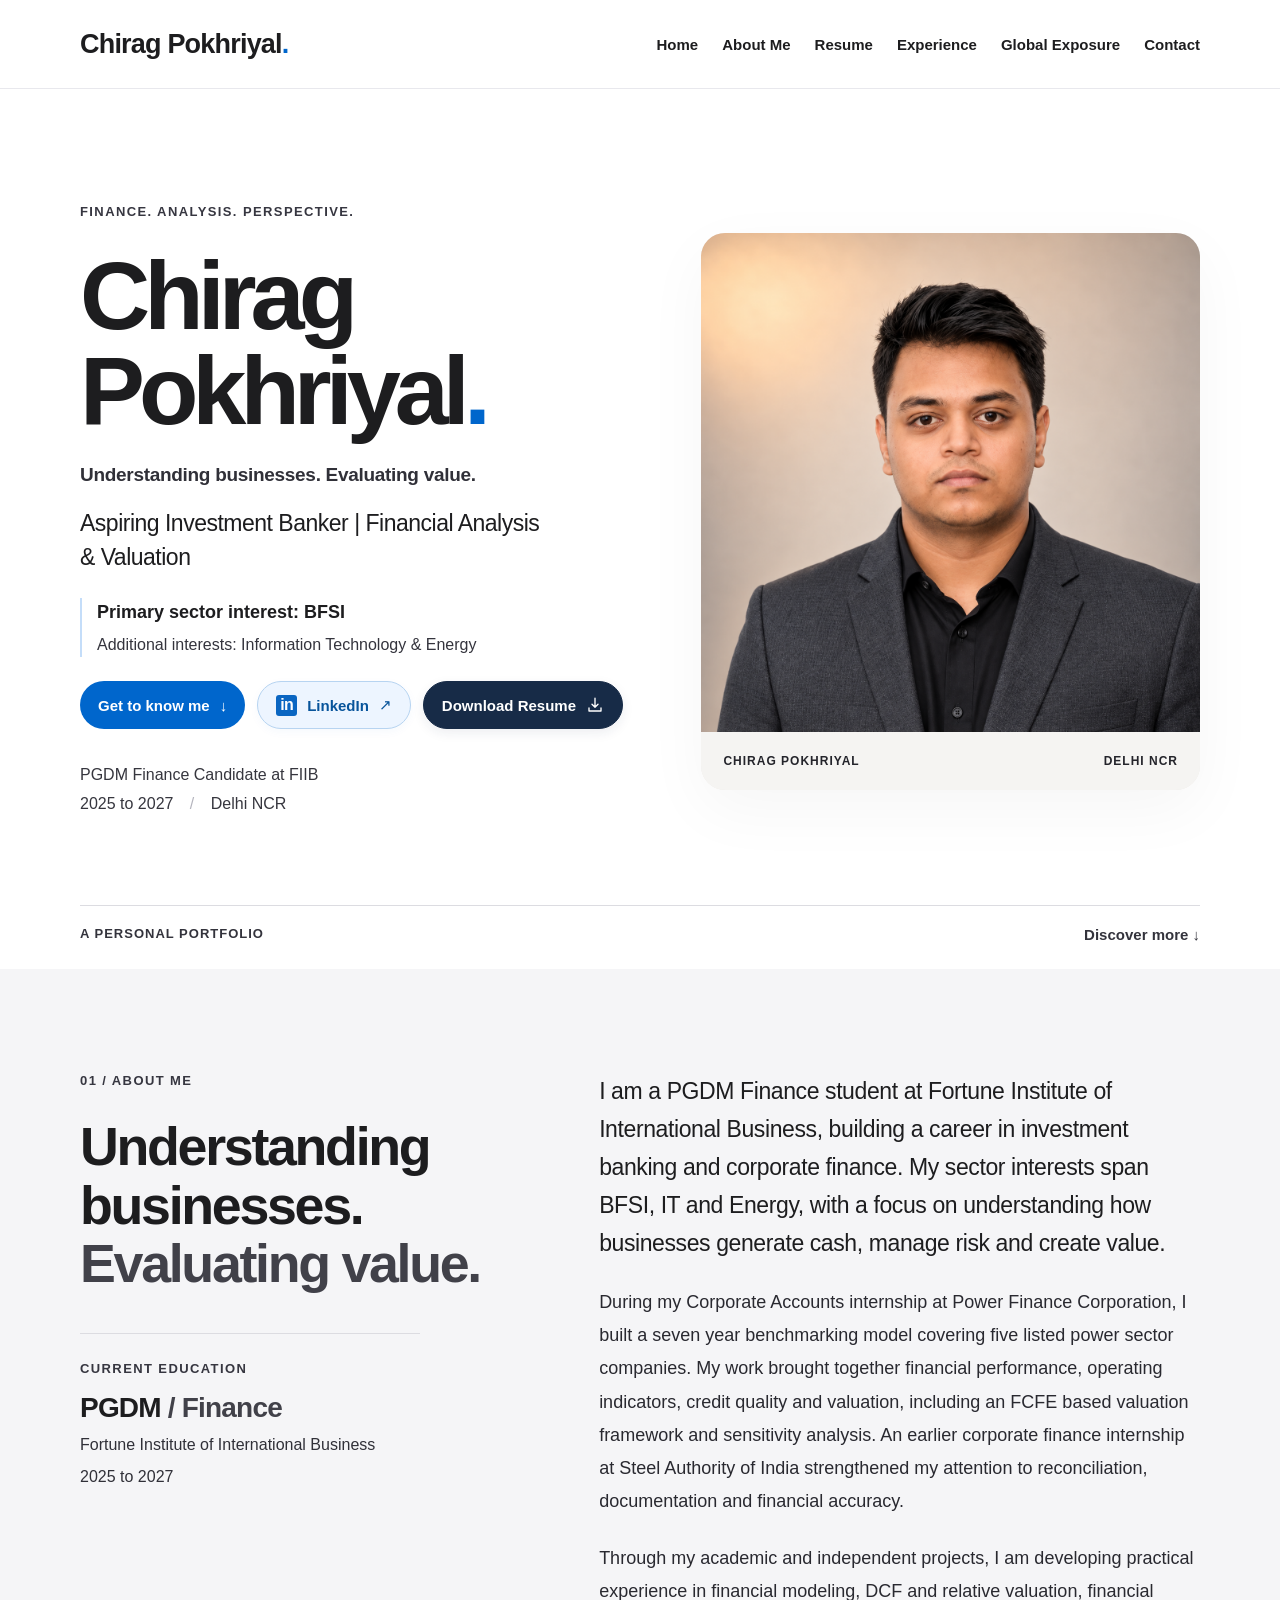
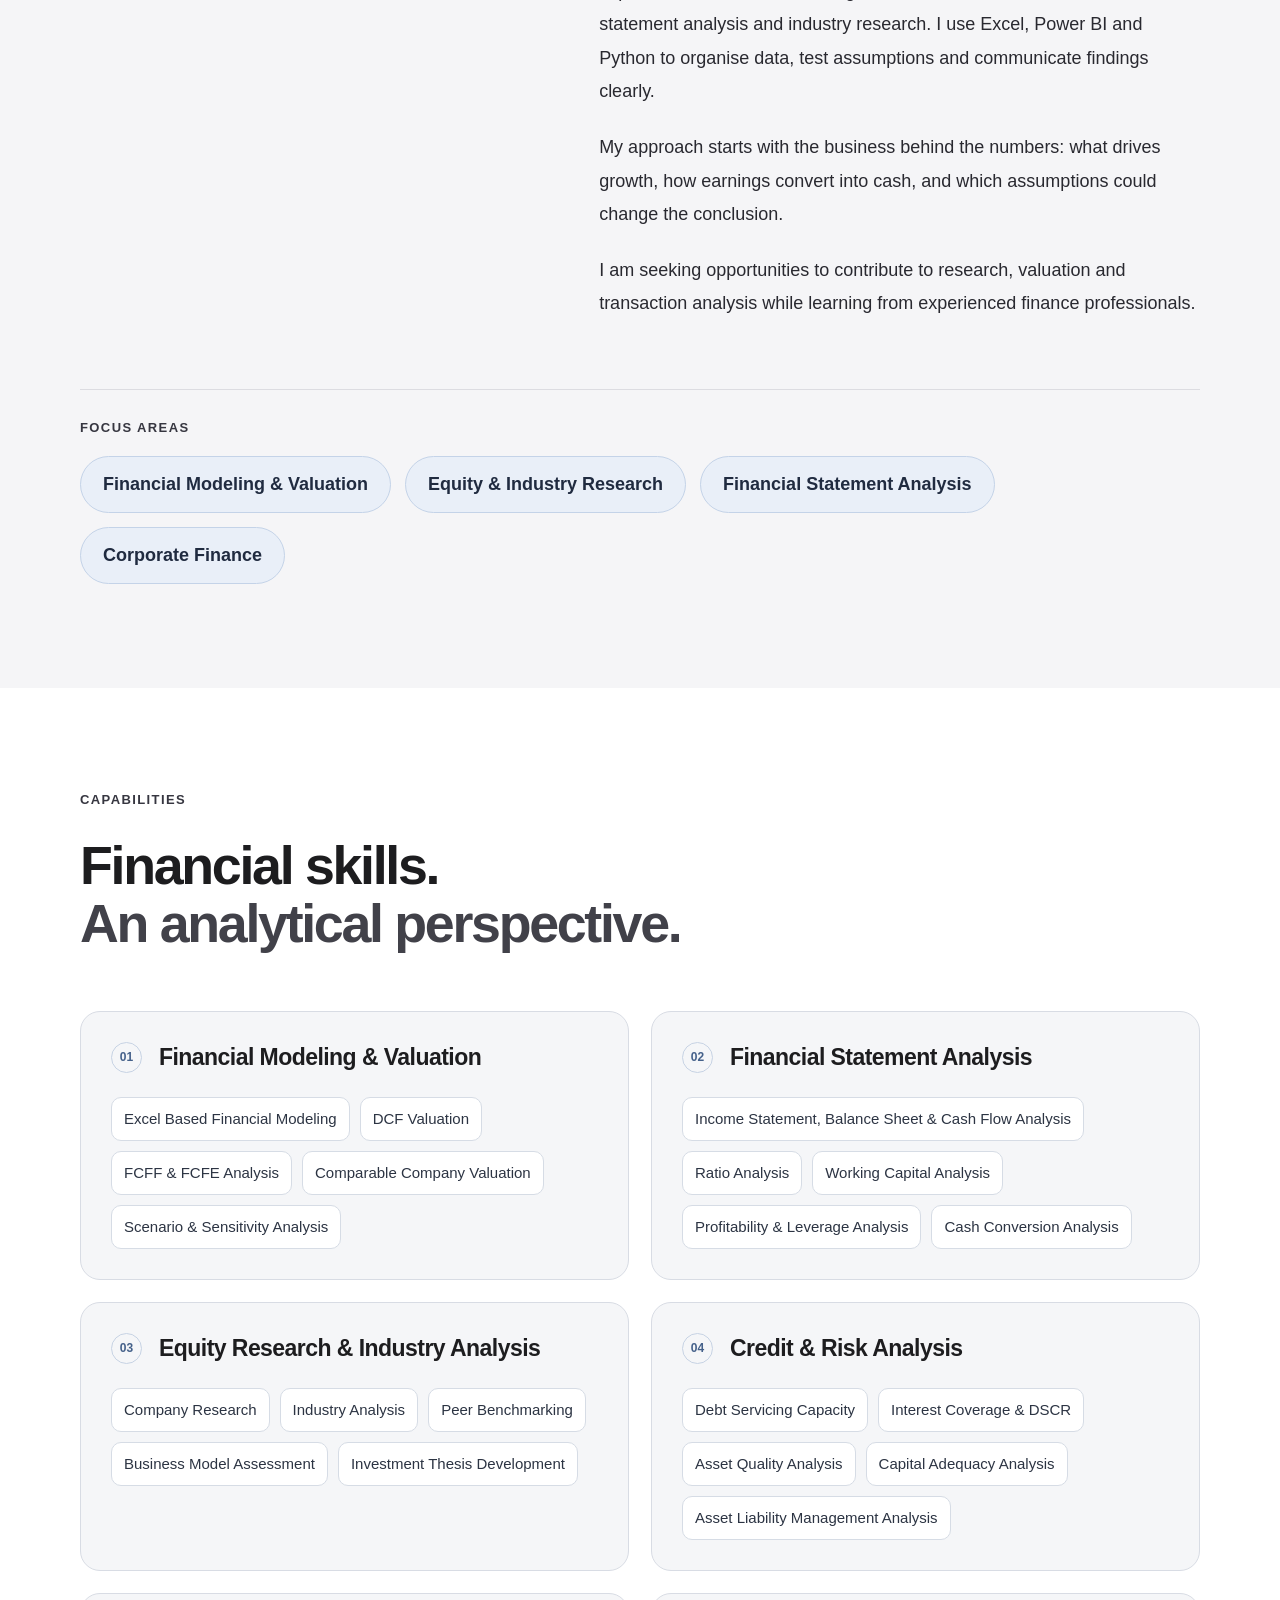
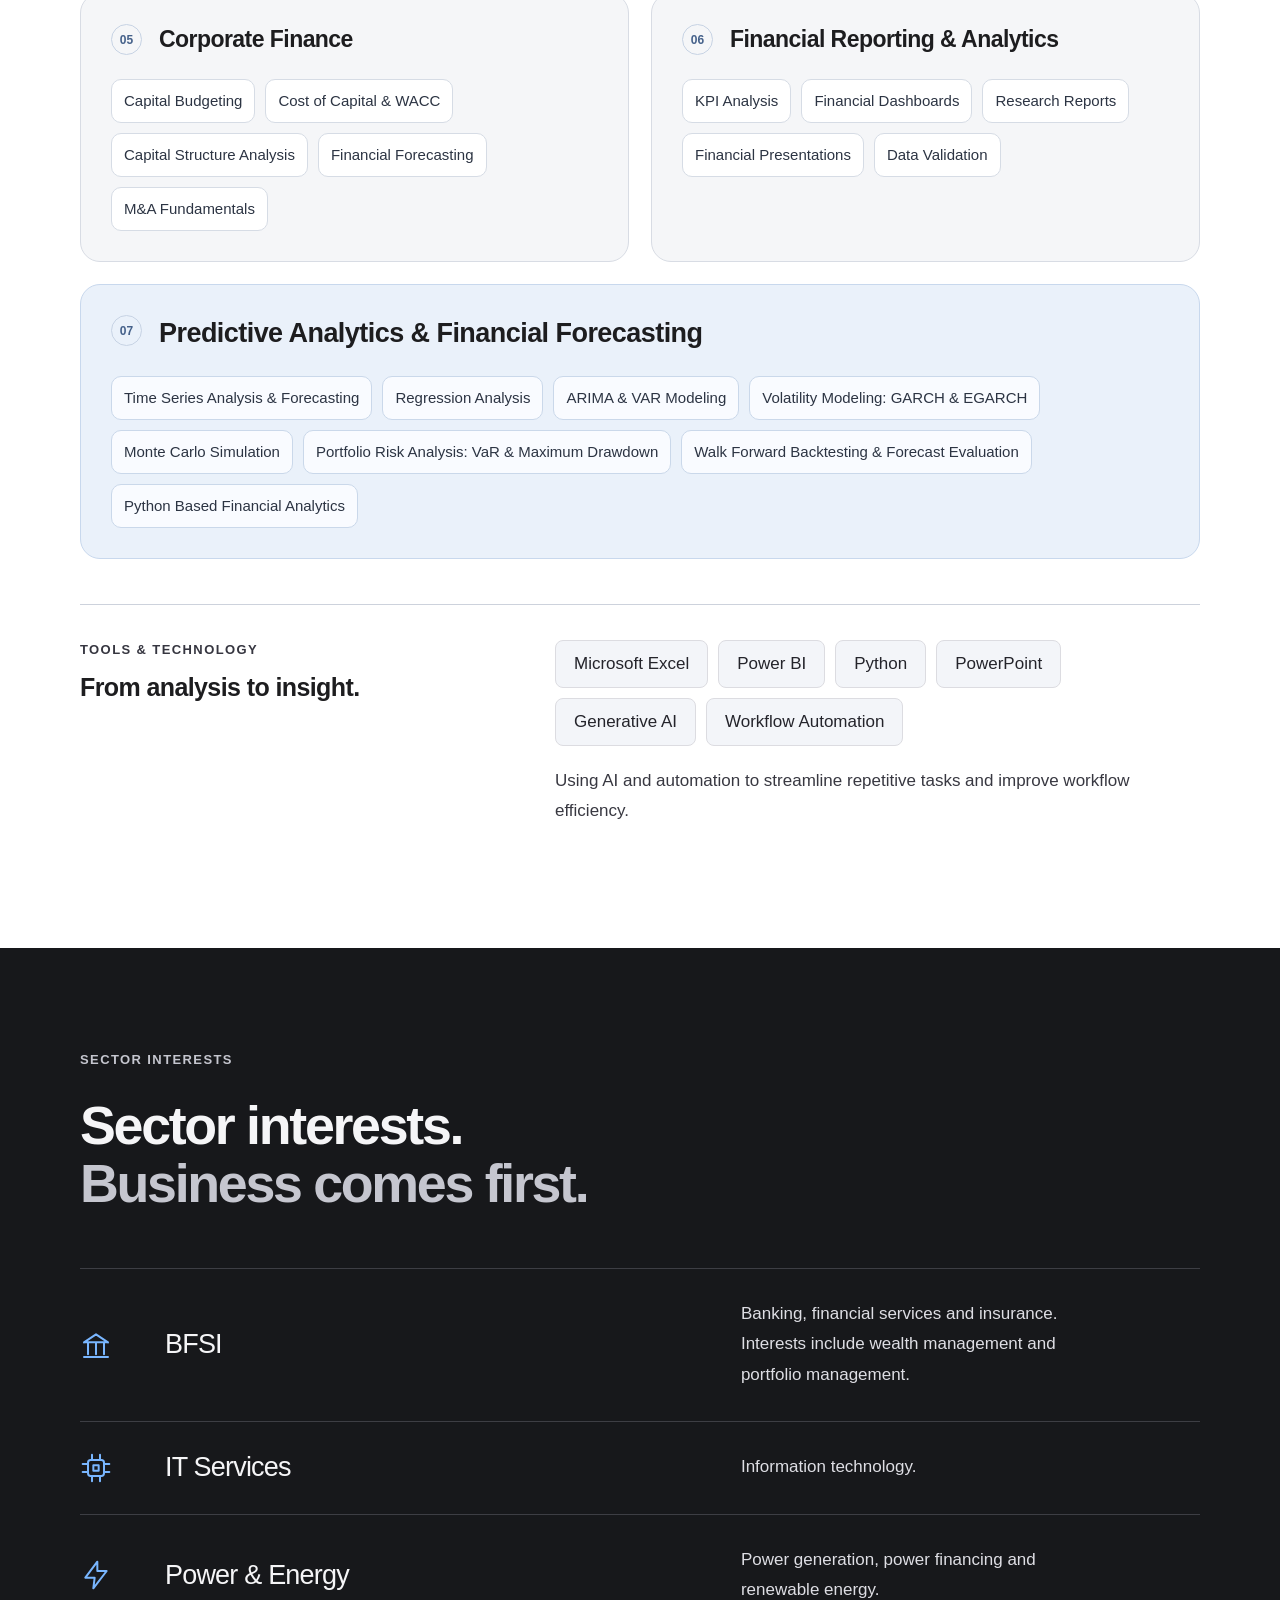
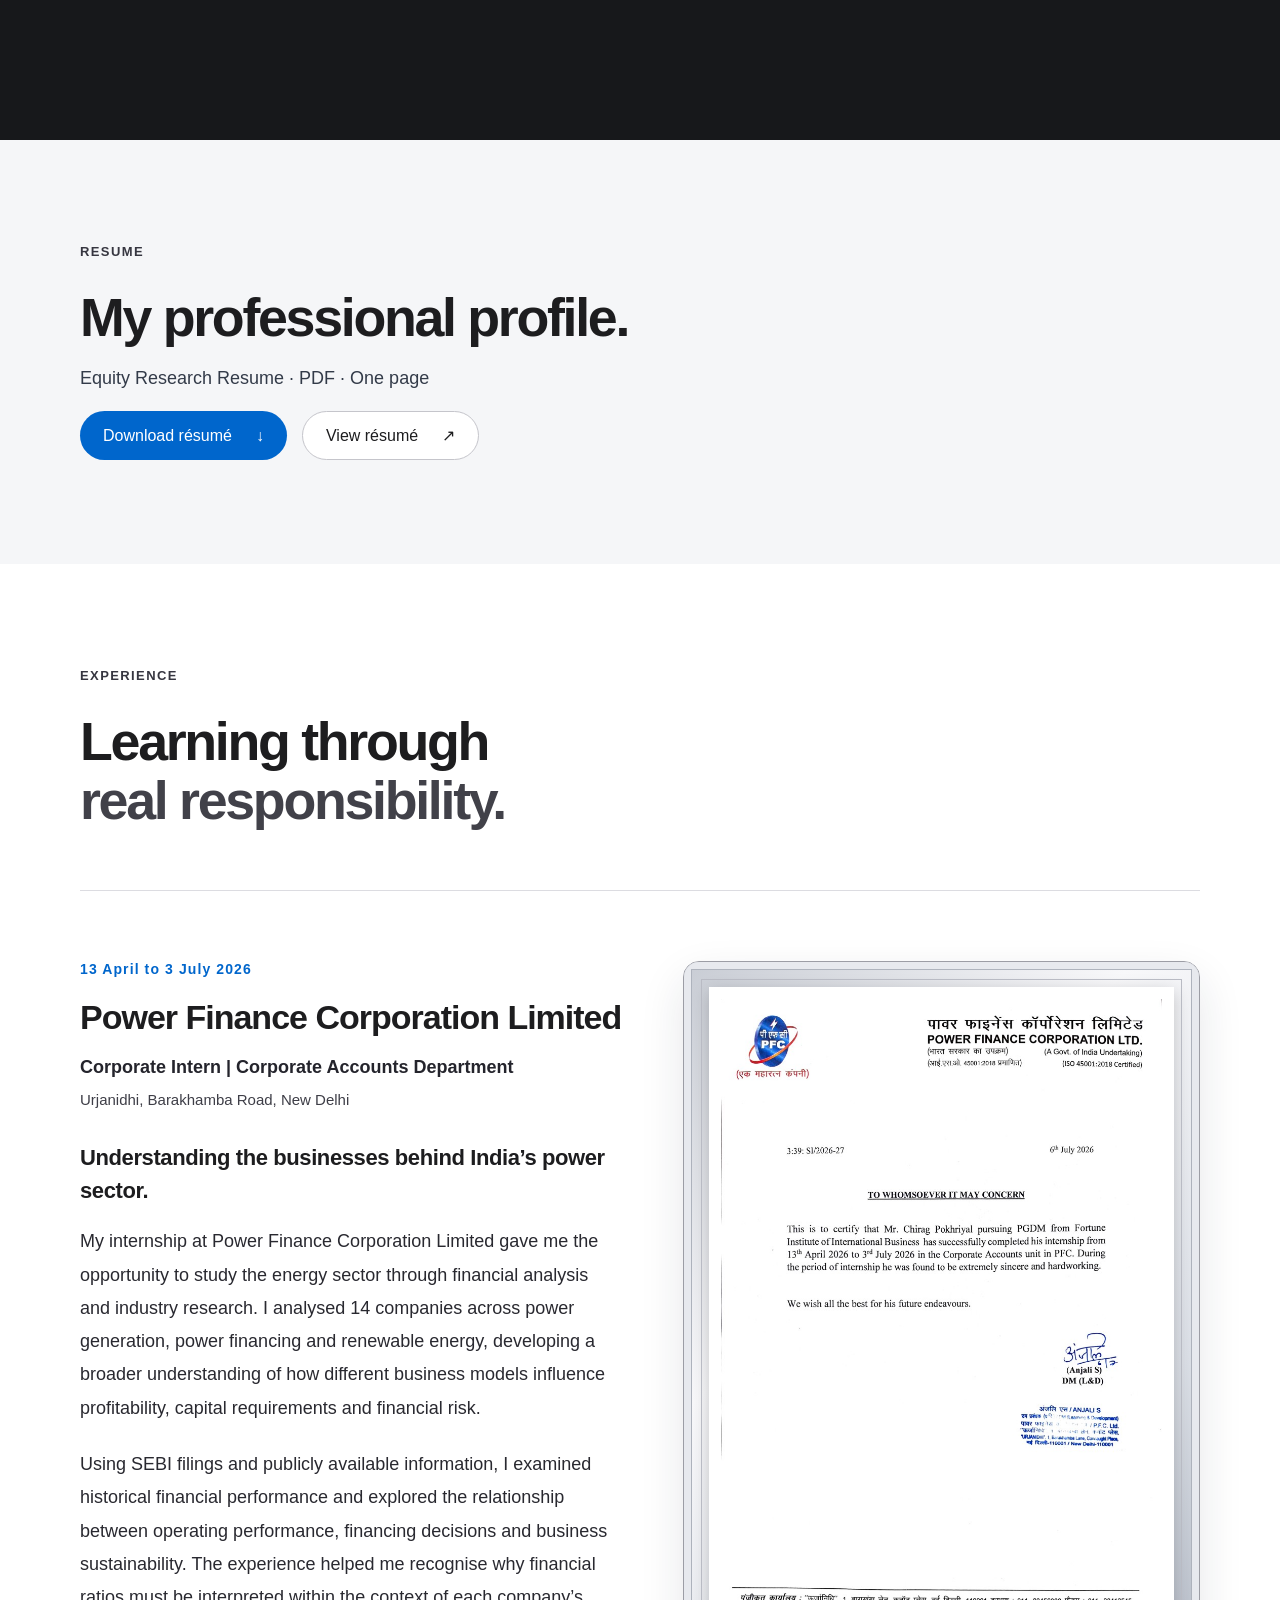
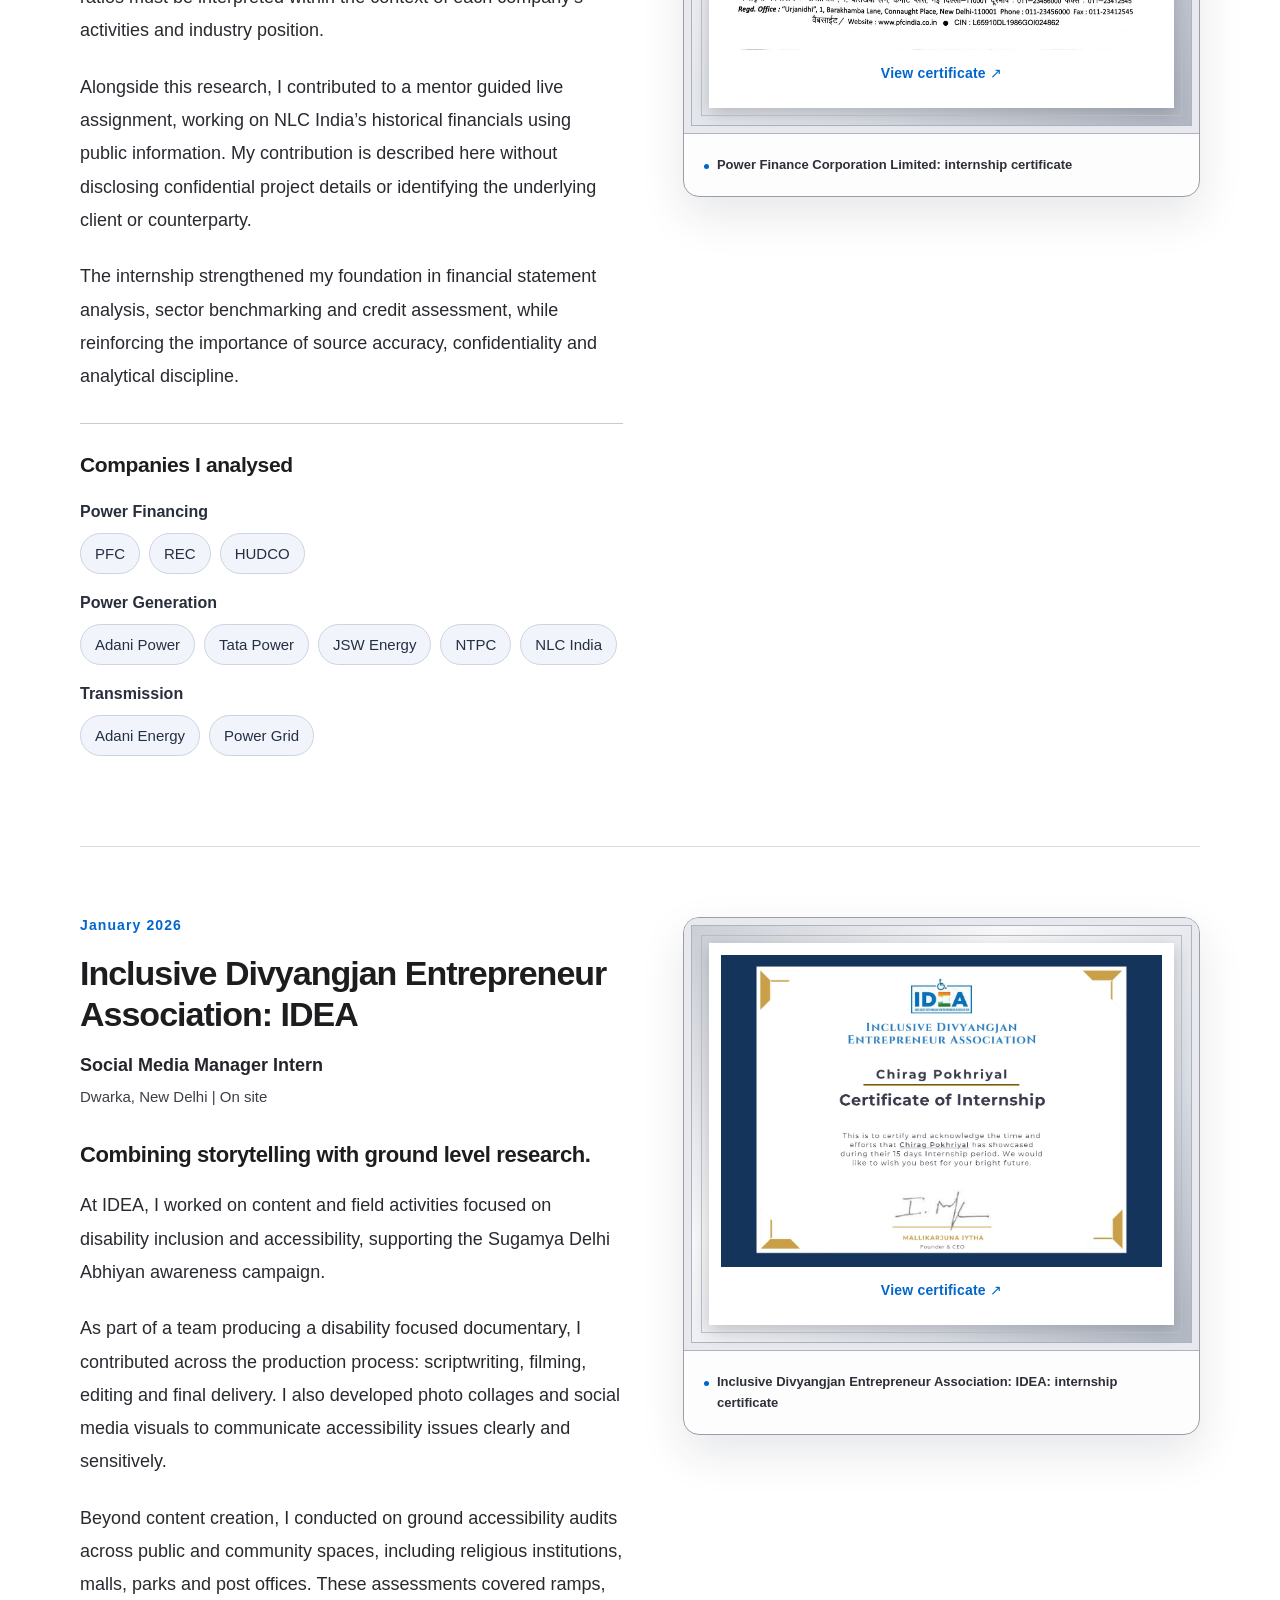
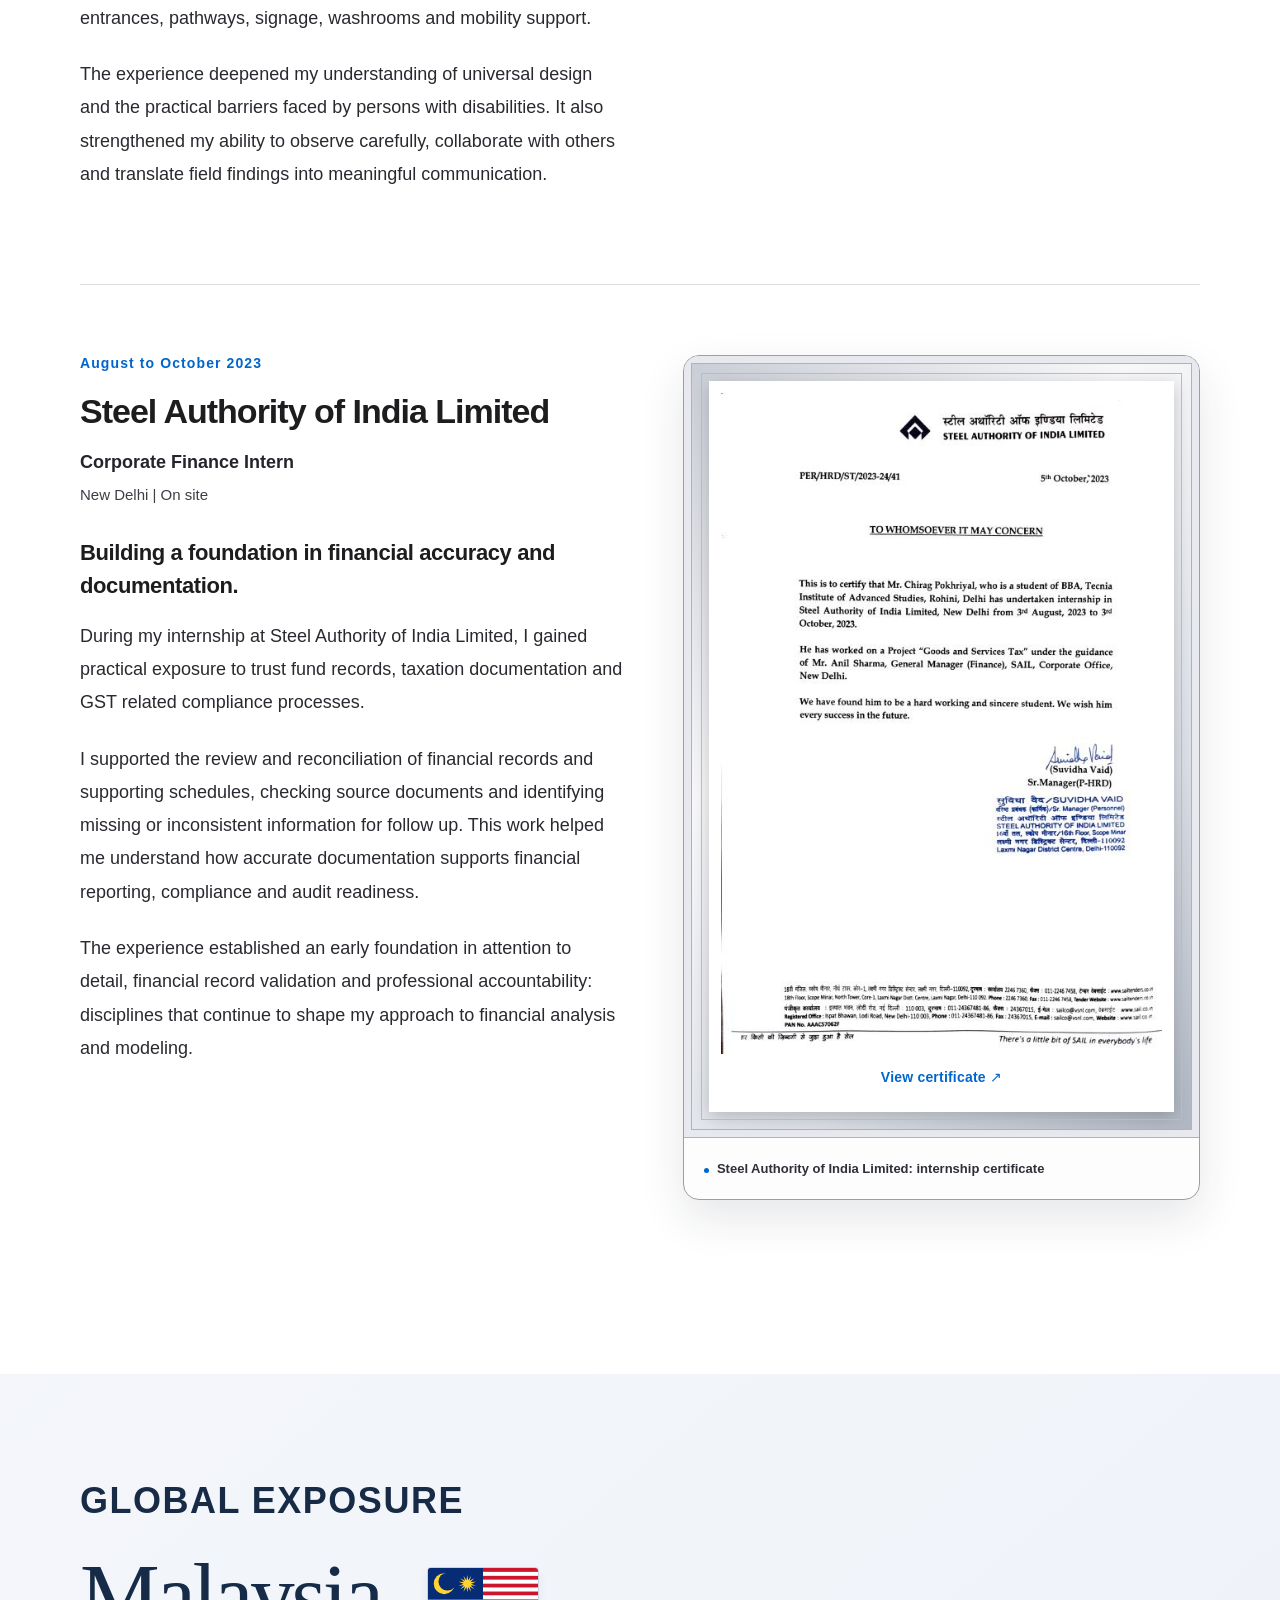
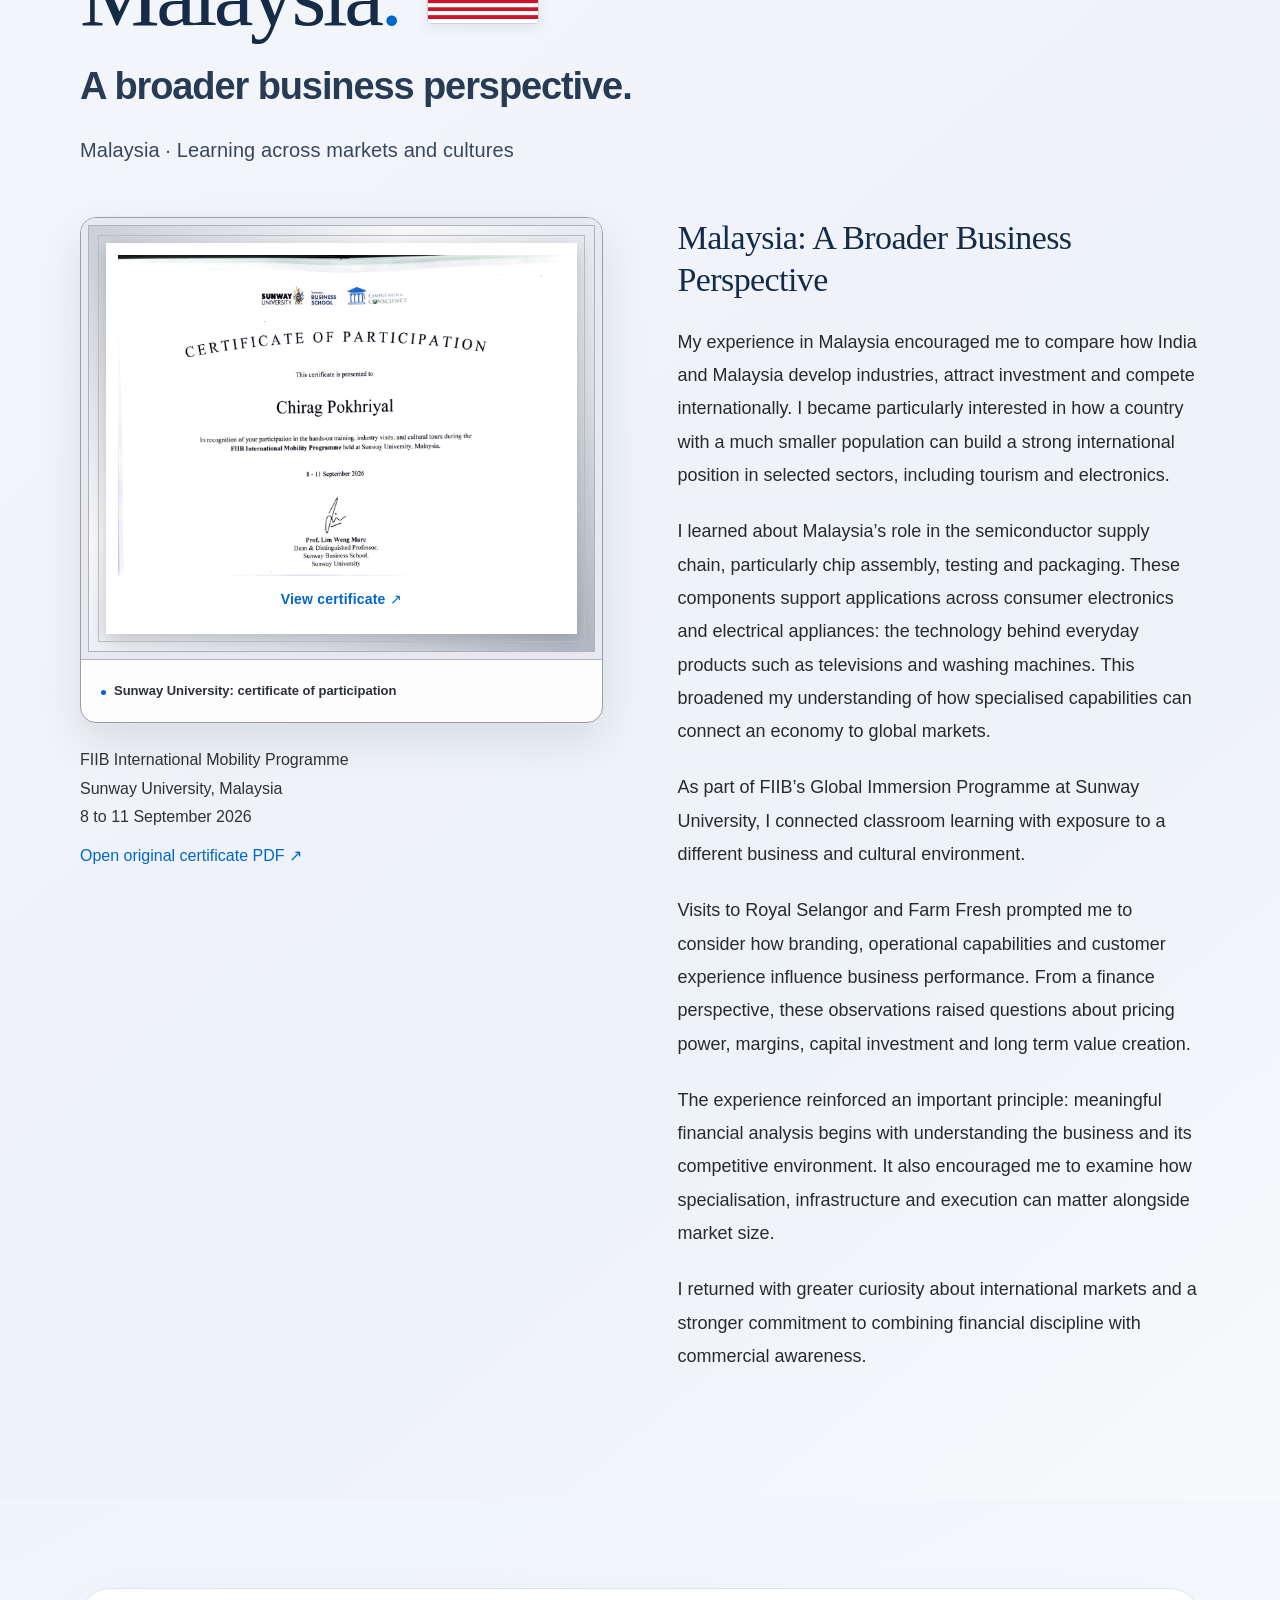
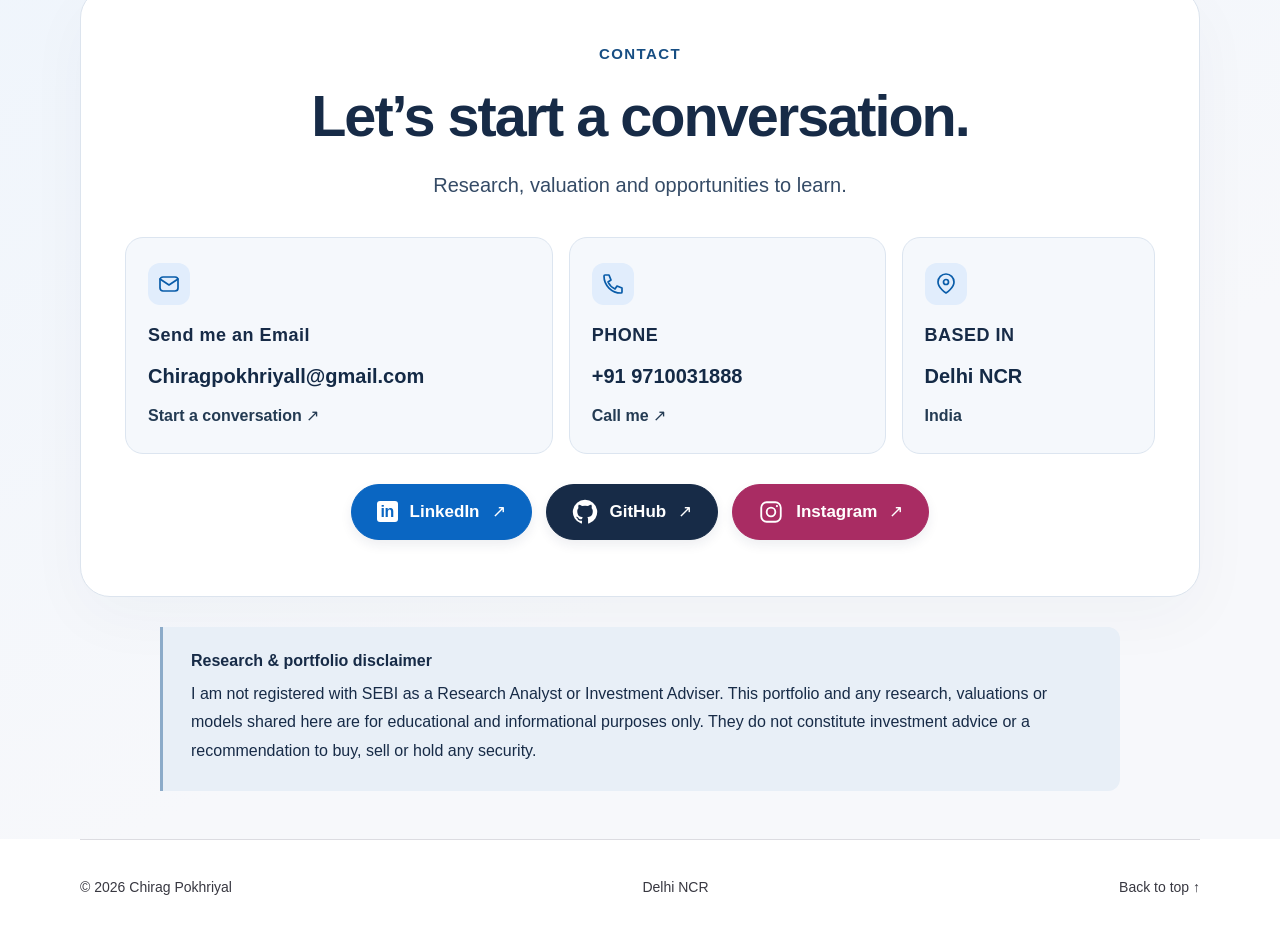
<file: index.html>
<!doctype html>
<html lang="en">
<head>
  <meta charset="utf-8">
  <meta name="viewport" content="width=device-width, initial-scale=1">
  <title>Chirag Pokhriyal | Aspiring Investment Banker</title>
  <meta name="description" content="Chirag Pokhriyal: PGDM Finance candidate at FIIB. Career interests in investment banking, financial analysis and valuation. Based in Delhi NCR.">
  <meta name="theme-color" content="#f5f5f7">
  <meta property="og:type" content="website">
  <meta property="og:title" content="Chirag Pokhriyal | Aspiring Investment Banker">
  <meta property="og:description" content="Financial analysis & valuation. PGDM Finance at FIIB. Sector focus across Financial Services, Technology & Energy.">
  <meta name="twitter:card" content="summary">
  <meta name="twitter:title" content="Chirag Pokhriyal | Aspiring Investment Banker">
  <meta name="twitter:description" content="Financial analysis & valuation. PGDM Finance at FIIB, 2025 to 2027.">
  <link rel="icon" href="assets/favicon.svg" type="image/svg+xml">
  <link rel="stylesheet" href="styles.css?v=contact-20261015-2">
  <script src="content.js" defer></script>
  <script src="app.js" defer></script>
<link rel="canonical" href="https://chiragpokhriyall.github.io/portfolio/">
<meta property="og:url" content="https://chiragpokhriyall.github.io/portfolio/">
<meta property="og:image" content="https://chiragpokhriyall.github.io/portfolio/assets/chirag-pokhriyal-enhanced.png">
<meta property="og:image:alt" content="Portrait of Chirag Pokhriyal">
<meta name="robots" content="noindex, nofollow">
</head>
<body>
<a class="skip-link" href="#main">Skip to content</a>
<header class="site-header">
  <nav class="nav wrap" aria-label="Main navigation">
    <a class="wordmark" href="#home" aria-label="Chirag Pokhriyal home">Chirag Pokhriyal<span class="brand-dot" aria-hidden="true">.</span></a>
    <button class="menu-toggle" aria-expanded="false" aria-controls="nav-links" hidden>Menu <span aria-hidden="true">☰</span></button><div class="nav-links" id="nav-links"><a href="#home">Home</a><a href="#about">About Me</a><a href="#resume" data-resume-nav>Resume</a><a href="#projects" data-project-nav hidden>Projects</a><a href="#experience">Experience</a><a href="#global-exposure">Global Exposure</a><a href="#contact">Contact</a></div>
  </nav>
</header>
<main id="main">
  <section id="home" class="hero wrap" aria-labelledby="hero-title">
    <div class="hero-copy">
      <p class="eyebrow">FINANCE. ANALYSIS. PERSPECTIVE.</p>
      <h1 id="hero-title">Chirag<br>Pokhriyal<span class="blue">.</span></h1>
      <p class="hero-tagline" data-tagline>Understanding businesses. Evaluating value.</p><p class="hero-role" data-headline>Aspiring Investment Banker | Financial Analysis &amp; Valuation</p>
      <div class="hero-interests"><p class="hero-sector" data-sector-line>Primary sector interest: BFSI</p><p class="hero-sector secondary-sectors" data-secondary-sectors>Additional interests: Information Technology &amp; Energy</p></div>
      <div class="hero-actions">
        <a class="button primary" href="#about">Get to know me <span aria-hidden="true">↓</span></a>
        <a class="button linkedin-button" data-link="linkedin" href="https://www.linkedin.com/in/chiragpokhriyall/" target="_blank" rel="noopener noreferrer"><span class="linkedin-icon" aria-hidden="true">in</span>LinkedIn <span aria-hidden="true">↗</span><span class="sr-only"> (opens in a new tab)</span></a>
        <a class="button resume-button" data-resume-download href="assets/resume.pdf" download="Chirag_Pokhriyal_Equity_Research_Resume.pdf">Download Resume <svg aria-hidden="true" width="18" height="18" viewBox="0 0 24 24" fill="none" stroke="currentColor" stroke-width="1.8" stroke-linecap="round" stroke-linejoin="round"><path d="M12 3v12m-4-4 4 4 4-4M4 16v4h16v-4"/></svg></a>
      </div>
      <p class="hero-meta"><span data-education>PGDM Finance Candidate at FIIB</span><br><span data-batch>2025 to 2027</span><span class="meta-divider" aria-hidden="true"> / </span><span data-location>Delhi NCR</span></p>
    </div>
    <figure class="portrait-frame"><img src="assets/chirag-pokhriyal-enhanced.png" width="1254" height="1254" alt="Portrait of Chirag Pokhriyal" fetchpriority="high"><figcaption><span>CHIRAG POKHRIYAL</span><span>DELHI NCR</span></figcaption></figure>
    <div class="hero-bottom"><span>A PERSONAL PORTFOLIO</span><a href="#about">Discover more <span aria-hidden="true">↓</span></a></div>
  </section>
  <section id="about" class="about section" aria-labelledby="about-title"><div class="wrap"><div class="about-grid"><div><p class="eyebrow">01 / ABOUT ME</p><h2 id="about-title">Understanding<br>businesses.<br><span class="muted">Evaluating value.</span></h2><div class="education-detail"><span class="small-label">CURRENT EDUCATION</span><h3>PGDM <span class="muted">/ Finance</span></h3><p>Fortune Institute of International Business</p><p class="muted" data-batch>2025 to 2027</p></div></div><div class="story about-story" id="about-story"><p>I am a PGDM Finance student at Fortune Institute of International Business, building a career in investment banking and corporate finance. My sector interests span BFSI, IT and Energy, with a focus on understanding how businesses generate cash, manage risk and create value.</p><p>During my Corporate Accounts internship at Power Finance Corporation, I built a seven year benchmarking model covering five listed power sector companies. My work brought together financial performance, operating indicators, credit quality and valuation, including an FCFE based valuation framework and sensitivity analysis. An earlier corporate finance internship at Steel Authority of India strengthened my attention to reconciliation, documentation and financial accuracy.</p><p>Through my academic and independent projects, I am developing practical experience in financial modeling, DCF and relative valuation, financial statement analysis and industry research. I use Excel, Power BI and Python to organise data, test assumptions and communicate findings clearly.</p><p>My approach starts with the business behind the numbers: what drives growth, how earnings convert into cash, and which assumptions could change the conclusion.</p><p>I am seeking opportunities to contribute to research, valuation and transaction analysis while learning from experienced finance professionals.</p></div></div><div class="focus-strip"><span class="small-label">FOCUS AREAS</span><ul id="focus-areas"><li>Financial Modeling &amp; Valuation</li><li>Equity &amp; Industry Research</li><li>Financial Statement Analysis</li><li>Corporate Finance</li></ul></div></div></section>
  <section id="expertise" class="expertise section" aria-labelledby="expertise-title"><div class="wrap"><p class="eyebrow">CAPABILITIES</p><div class="section-heading"><h2 id="expertise-title">Financial skills.<br><span class="muted">An analytical perspective.</span></h2></div><div class="skills-grid" id="skill-groups"><article class="skill-card "><div class="skill-card-heading"><span class="skill-index" aria-hidden="true">01</span><h3>Financial Modeling &amp; Valuation</h3></div><ul><li>Excel Based Financial Modeling</li><li>DCF Valuation</li><li>FCFF &amp; FCFE Analysis</li><li>Comparable Company Valuation</li><li>Scenario &amp; Sensitivity Analysis</li></ul></article><article class="skill-card "><div class="skill-card-heading"><span class="skill-index" aria-hidden="true">02</span><h3>Financial Statement Analysis</h3></div><ul><li>Income Statement, Balance Sheet &amp; Cash Flow Analysis</li><li>Ratio Analysis</li><li>Working Capital Analysis</li><li>Profitability &amp; Leverage Analysis</li><li>Cash Conversion Analysis</li></ul></article><article class="skill-card "><div class="skill-card-heading"><span class="skill-index" aria-hidden="true">03</span><h3>Equity Research &amp; Industry Analysis</h3></div><ul><li>Company Research</li><li>Industry Analysis</li><li>Peer Benchmarking</li><li>Business Model Assessment</li><li>Investment Thesis Development</li></ul></article><article class="skill-card "><div class="skill-card-heading"><span class="skill-index" aria-hidden="true">04</span><h3>Credit &amp; Risk Analysis</h3></div><ul><li>Debt Servicing Capacity</li><li>Interest Coverage &amp; DSCR</li><li>Asset Quality Analysis</li><li>Capital Adequacy Analysis</li><li>Asset Liability Management Analysis</li></ul></article><article class="skill-card "><div class="skill-card-heading"><span class="skill-index" aria-hidden="true">05</span><h3>Corporate Finance</h3></div><ul><li>Capital Budgeting</li><li>Cost of Capital &amp; WACC</li><li>Capital Structure Analysis</li><li>Financial Forecasting</li><li>M&amp;A Fundamentals</li></ul></article><article class="skill-card "><div class="skill-card-heading"><span class="skill-index" aria-hidden="true">06</span><h3>Financial Reporting &amp; Analytics</h3></div><ul><li>KPI Analysis</li><li>Financial Dashboards</li><li>Research Reports</li><li>Financial Presentations</li><li>Data Validation</li></ul></article><article class="skill-card predictive-card"><div class="skill-card-heading"><span class="skill-index" aria-hidden="true">07</span><h3>Predictive Analytics &amp; Financial Forecasting</h3></div><ul><li>Time Series Analysis &amp; Forecasting</li><li>Regression Analysis</li><li>ARIMA &amp; VAR Modeling</li><li>Volatility Modeling: GARCH &amp; EGARCH</li><li>Monte Carlo Simulation</li><li>Portfolio Risk Analysis: VaR &amp; Maximum Drawdown</li><li>Walk Forward Backtesting &amp; Forecast Evaluation</li><li>Python Based Financial Analytics</li></ul></article></div><div class="tools-panel"><div><span class="small-label">TOOLS &amp; TECHNOLOGY</span><h3>From analysis to insight.</h3></div><div><ul class="tool-list" id="tools"><li>Microsoft Excel</li><li>Power BI</li><li>Python</li><li>PowerPoint</li><li>Generative AI</li><li>Workflow Automation</li></ul><p class="automation-copy" data-automation>Using AI and automation to streamline repetitive tasks and improve workflow efficiency.</p></div></div></div></section>
  <section class="sectors section" aria-labelledby="sector-title"><div class="wrap"><p class="eyebrow">SECTOR INTERESTS</p><h2 id="sector-title">Sector interests.<br><span>Business comes first.</span></h2><div id="sector-list" class="sector-list"><article class="sector-row"><img class="sector-icon" src="assets/bank.svg" alt="" width="32" height="32"><h3>BFSI</h3><p>Banking, financial services and insurance. Interests include wealth management and portfolio management.</p></article><article class="sector-row"><img class="sector-icon" src="assets/chip.svg" alt="" width="32" height="32"><h3>Information Technology</h3><p>Information technology.</p></article><article class="sector-row"><img class="sector-icon" src="assets/energy.svg" alt="" width="32" height="32"><h3>Energy</h3><p>Power generation, power financing and renewable energy.</p></article></div></div></section>
  <section id="resume" class="resume-section section" aria-labelledby="resume-title"><div class="wrap"><p class="eyebrow">RESUME</p><h2 id="resume-title">My professional profile.</h2><p class="resume-description">Equity Research Resume · PDF · One page</p><div class="resume-actions"><a class="button primary" id="resume-link" data-resume-download href="assets/resume.pdf" download="Chirag_Pokhriyal_Equity_Research_Resume.pdf">Download résumé <span aria-hidden="true">↓</span></a><a class="button secondary" data-resume-view href="assets/resume.pdf" target="_blank" rel="noopener noreferrer">View résumé <span aria-hidden="true">↗</span><span class="sr-only"> (opens in a new tab)</span></a></div></div></section>
<section id="projects" class="section" aria-labelledby="projects-title" hidden><div class="wrap"><p class="eyebrow">SELECTED WORK</p><h2 id="projects-title">Analysis in practice.</h2><div id="project-list"></div></div></section>
  <section id="experience" class="experience section" aria-labelledby="experience-title"><div class="wrap"><p class="eyebrow">EXPERIENCE</p><h2 id="experience-title">Learning through<br><span class="muted">real responsibility.</span></h2><div id="experience-list"><article class="experience-item" id="pfc"><div class="experience-copy"><p class="eyebrow">13 April to 3 July 2026</p><h3>Power Finance Corporation Limited</h3><p class="experience-role">Corporate Intern | Corporate Accounts Department</p><p class="experience-location">Urjanidhi, Barakhamba Road, New Delhi</p><h4>Understanding the businesses behind India’s power sector.</h4><div class="story"><p>My internship at Power Finance Corporation Limited gave me the opportunity to study the energy sector through financial analysis and industry research. I analysed 14 companies across power generation, power financing and renewable energy, developing a broader understanding of how different business models influence profitability, capital requirements and financial risk.</p><p>Using SEBI filings and publicly available information, I examined historical financial performance and explored the relationship between operating performance, financing decisions and business sustainability. The experience helped me recognise why financial ratios must be interpreted within the context of each company’s activities and industry position.</p><p>Alongside this research, I contributed to a mentor guided live assignment, working on NLC India’s historical financials using public information. My contribution is described here without disclosing confidential project details or identifying the underlying client or counterparty.</p><p>The internship strengthened my foundation in financial statement analysis, sector benchmarking and credit assessment, while reinforcing the importance of source accuracy, confidentiality and analytical discipline.</p></div><section class="company-groups"><h4>Companies I analysed</h4><div class="company-group"><h5>Power Financing</h5><ul><li>PFC</li><li>REC</li><li>HUDCO</li></ul></div><div class="company-group"><h5>Power Generation</h5><ul><li>Adani Power</li><li>Tata Power</li><li>JSW Energy</li><li>NTPC</li><li>NLC India</li></ul></div><div class="company-group"><h5>Transmission</h5><ul><li>Adani Energy</li><li>Power Grid</li></ul></div></section></div><div class="experience-proof"><figure class="certificate-card "><div class="certificate-mat"><a href="assets/certificates/pfc.jpg" class="certificate-open" data-certificate data-title="Power Finance Corporation Limited: internship certificate" target="_blank" rel="noopener noreferrer" aria-label="Enlarge Power Finance Corporation Limited: internship certificate"><img src="assets/certificates/pfc.jpg" alt="Power Finance Corporation Limited: internship certificate" loading="lazy" width="900" height="1300"><span class="enlarge-hint" aria-hidden="true">View certificate ↗</span></a></div><figcaption><span class="certificate-dot" aria-hidden="true"></span>Power Finance Corporation Limited: internship certificate</figcaption></figure></div></article><article class="experience-item" id="idea"><div class="experience-copy"><p class="eyebrow">January 2026</p><h3>Inclusive Divyangjan Entrepreneur Association: IDEA</h3><p class="experience-role">Social Media Manager Intern</p><p class="experience-location">Dwarka, New Delhi | On site</p><h4>Combining storytelling with ground level research.</h4><div class="story"><p>At IDEA, I worked on content and field activities focused on disability inclusion and accessibility, supporting the Sugamya Delhi Abhiyan awareness campaign.</p><p>As part of a team producing a disability focused documentary, I contributed across the production process: scriptwriting, filming, editing and final delivery. I also developed photo collages and social media visuals to communicate accessibility issues clearly and sensitively.</p><p>Beyond content creation, I conducted on ground accessibility audits across public and community spaces, including religious institutions, malls, parks and post offices. These assessments covered ramps, entrances, pathways, signage, washrooms and mobility support.</p><p>The experience deepened my understanding of universal design and the practical barriers faced by persons with disabilities. It also strengthened my ability to observe carefully, collaborate with others and translate field findings into meaningful communication.</p></div></div><div class="experience-proof"><figure class="certificate-card landscape"><div class="certificate-mat"><a href="assets/certificates/idea.jpg" class="certificate-open" data-certificate data-title="Inclusive Divyangjan Entrepreneur Association: IDEA: internship certificate" target="_blank" rel="noopener noreferrer" aria-label="Enlarge Inclusive Divyangjan Entrepreneur Association: IDEA: internship certificate"><img src="assets/certificates/idea.jpg" alt="Inclusive Divyangjan Entrepreneur Association: IDEA: internship certificate" loading="lazy" width="900" height="640"><span class="enlarge-hint" aria-hidden="true">View certificate ↗</span></a></div><figcaption><span class="certificate-dot" aria-hidden="true"></span>Inclusive Divyangjan Entrepreneur Association: IDEA: internship certificate</figcaption></figure></div></article><article class="experience-item" id="sail"><div class="experience-copy"><p class="eyebrow">August to October 2023</p><h3>Steel Authority of India Limited</h3><p class="experience-role">Corporate Finance Intern</p><p class="experience-location">New Delhi | On site</p><h4>Building a foundation in financial accuracy and documentation.</h4><div class="story"><p>During my internship at Steel Authority of India Limited, I gained practical exposure to trust fund records, taxation documentation and GST related compliance processes.</p><p>I supported the review and reconciliation of financial records and supporting schedules, checking source documents and identifying missing or inconsistent information for follow up. This work helped me understand how accurate documentation supports financial reporting, compliance and audit readiness.</p><p>The experience established an early foundation in attention to detail, financial record validation and professional accountability: disciplines that continue to shape my approach to financial analysis and modeling.</p></div></div><div class="experience-proof"><figure class="certificate-card "><div class="certificate-mat"><a href="assets/certificates/sail.jpg" class="certificate-open" data-certificate data-title="Steel Authority of India Limited: internship certificate" target="_blank" rel="noopener noreferrer" aria-label="Enlarge Steel Authority of India Limited: internship certificate"><img src="assets/certificates/sail.jpg" alt="Steel Authority of India Limited: internship certificate" loading="lazy" width="900" height="1300"><span class="enlarge-hint" aria-hidden="true">View certificate ↗</span></a></div><figcaption><span class="certificate-dot" aria-hidden="true"></span>Steel Authority of India Limited: internship certificate</figcaption></figure></div></article></div></div></section><section id="global-exposure" class="global-exposure section" aria-labelledby="global-title"><div class="wrap"><p class="eyebrow">GLOBAL EXPOSURE</p><h2 id="global-title"><span class="malaysia-title-row"><span class="malaysia-word">Malaysia<span class="blue">.</span></span><span class="malaysia-flag"><img src="assets/malaysia-flag.svg" alt="Flag of Malaysia" width="112" height="56"></span></span><span class="global-heading-subtitle">A broader business perspective.</span></h2><p class="global-subtitle">Malaysia · Learning across markets and cultures</p><div class="global-grid"><div class="global-proof"><figure class="certificate-card landscape"><div class="certificate-mat"><a href="assets/certificates/malaysia.jpg" class="certificate-open" data-certificate data-title="Sunway University: certificate of participation" target="_blank" rel="noopener noreferrer" aria-label="Enlarge Sunway University: certificate of participation"><img src="assets/certificates/malaysia.jpg" alt="Sunway University: certificate of participation" loading="lazy" width="900" height="640"><span class="enlarge-hint" aria-hidden="true">View certificate ↗</span></a></div><figcaption><span class="certificate-dot" aria-hidden="true"></span>Sunway University: certificate of participation</figcaption></figure><p class="programme-meta">FIIB International Mobility Programme<br>Sunway University, Malaysia<br>8 to 11 September 2026</p><a href="assets/certificates/malaysia.pdf" class="text-link" target="_blank" rel="noopener noreferrer">Open original certificate PDF ↗<span class="sr-only"> (opens in a new tab)</span></a></div><article class="story global-story" id="global-story"><h3>Malaysia: A Broader Business Perspective</h3><p>My experience in Malaysia encouraged me to compare how India and Malaysia develop industries, attract investment and compete internationally. I became particularly interested in how a country with a much smaller population can build a strong international position in selected sectors, including tourism and electronics.</p><p>I learned about Malaysia’s role in the semiconductor supply chain, particularly chip assembly, testing and packaging. These components support applications across consumer electronics and electrical appliances: the technology behind everyday products such as televisions and washing machines. This broadened my understanding of how specialised capabilities can connect an economy to global markets.</p><p>As part of FIIB’s Global Immersion Programme at Sunway University, I connected classroom learning with exposure to a different business and cultural environment.</p><p>Visits to Royal Selangor and Farm Fresh prompted me to consider how branding, operational capabilities and customer experience influence business performance. From a finance perspective, these observations raised questions about pricing power, margins, capital investment and long term value creation.</p><p>The experience reinforced an important principle: meaningful financial analysis begins with understanding the business and its competitive environment. It also encouraged me to examine how specialisation, infrastructure and execution can matter alongside market size.</p><p>I returned with greater curiosity about international markets and a stronger commitment to combining financial discipline with commercial awareness.</p></article></div></div></section><section id="contact" class="contact section" aria-labelledby="contact-title"><div class="wrap"><div class="contact-panel"><p class="eyebrow">CONTACT</p><h2 id="contact-title">Let’s start a conversation.</h2><p class="contact-intro">Research, valuation and opportunities to learn.</p><div class="contact-details">
<a class="contact-card" id="public-email" href="mailto:Chiragpokhriyall@gmail.com"><span class="contact-icon"><svg aria-hidden="true" viewBox="0 0 24 24" fill="none" stroke="currentColor" stroke-width="1.7" stroke-linecap="round" stroke-linejoin="round"><rect x="3" y="5" width="18" height="14" rx="3"/><path d="m3 7 9 6 9-6"/></svg></span><span class="small-label">Send me an Email</span><span class="contact-value">Chiragpokhriyall@gmail.com</span><span class="contact-card-hint">Start a conversation <span aria-hidden="true">↗</span></span></a>
<a class="contact-card" id="public-phone" href="tel:+919710031888"><span class="contact-icon"><svg aria-hidden="true" viewBox="0 0 24 24" fill="none" stroke="currentColor" stroke-width="1.7" stroke-linecap="round" stroke-linejoin="round"><path d="M8 3H4a1 1 0 0 0-1 1c0 9.4 7.6 17 17 17a1 1 0 0 0 1-1v-4l-5-2-2 3a15 15 0 0 1-7-7l3-2-2-5Z"/></svg></span><span class="small-label">PHONE</span><span class="contact-value">+91 9710031888</span><span class="contact-card-hint">Call me <span aria-hidden="true">↗</span></span></a>
<div class="contact-card"><span class="contact-icon"><svg aria-hidden="true" viewBox="0 0 24 24" fill="none" stroke="currentColor" stroke-width="1.7" stroke-linecap="round" stroke-linejoin="round"><path d="M20 10c0 6-8 11-8 11S4 16 4 10a8 8 0 1 1 16 0Z"/><circle cx="12" cy="10" r="2.5"/></svg></span><span class="small-label">BASED IN</span><span class="contact-value" data-location>Delhi NCR</span><span class="contact-card-hint">India</span></div>
</div><div class="contact-actions" aria-label="Social profiles">
<a class="button contact-social social-linkedin" data-link="linkedin" href="https://www.linkedin.com/in/chiragpokhriyall/" target="_blank" rel="noopener noreferrer"><span class="linkedin-icon" aria-hidden="true">in</span>LinkedIn <span aria-hidden="true">↗</span><span class="sr-only"> (opens in a new tab)</span></a>
<a class="button contact-social social-github" data-link="github" href="https://github.com/chiragpokhriyall" target="_blank" rel="noopener noreferrer"><svg class="social-brand-icon" aria-hidden="true" viewBox="0 0 24 24" fill="currentColor"><path d="M12 .75a11.25 11.25 0 0 0-3.56 21.92c.56.1.77-.24.77-.54v-2.1c-3.13.68-3.79-1.33-3.79-1.33-.51-1.3-1.25-1.65-1.25-1.65-1.03-.7.08-.69.08-.69 1.13.08 1.73 1.16 1.73 1.16 1.01 1.72 2.64 1.23 3.29.94.1-.73.4-1.23.71-1.51-2.5-.29-5.12-1.25-5.12-5.57 0-1.23.44-2.23 1.16-3.01-.12-.28-.5-1.43.11-2.98 0 0 .95-.3 3.09 1.15a10.74 10.74 0 0 1 5.62 0c2.14-1.45 3.08-1.15 3.08-1.15.62 1.55.23 2.7.12 2.98.72.78 1.15 1.78 1.15 3.01 0 4.33-2.63 5.28-5.14 5.56.41.35.77 1.03.77 2.08v3.11c0 .3.2.65.78.54A11.25 11.25 0 0 0 12 .75Z"/></svg>GitHub <span aria-hidden="true">↗</span><span class="sr-only"> (opens in a new tab)</span></a>
<a class="button contact-social social-instagram" data-link="instagram" href="https://www.instagram.com/chiragpokhriyal007/" target="_blank" rel="noopener noreferrer"><svg aria-hidden="true" viewBox="0 0 24 24" fill="none" stroke="currentColor" stroke-width="1.7" stroke-linecap="round" stroke-linejoin="round"><rect x="3" y="3" width="18" height="18" rx="5"/><circle cx="12" cy="12" r="4"/><circle cx="17.5" cy="6.5" r="1" fill="currentColor" stroke="none"/></svg> Instagram <span aria-hidden="true">↗</span><span class="sr-only"> (opens in a new tab)</span></a>
</div></div><aside class="portfolio-disclaimer" aria-labelledby="disclaimer-title"><h3 id="disclaimer-title">Research &amp; portfolio disclaimer</h3><p>I am not registered with SEBI as a Research Analyst or Investment Adviser. This portfolio and any research, valuations or models shared here are for educational and informational purposes only. They do not constitute investment advice or a recommendation to buy, sell or hold any security.</p></aside></div></section>
</main>
<footer class="footer wrap"><span>© <span id="year">2026</span> Chirag Pokhriyal</span><span>Delhi NCR</span><a href="#home">Back to top ↑</a></footer>
<dialog id="certificate-dialog" aria-labelledby="certificate-dialog-title"><div class="viewer-toolbar"><h2 id="certificate-dialog-title">Certificate</h2><button type="button" id="certificate-close" aria-label="Close certificate viewer">Close ×</button></div><div class="viewer-body"><img id="certificate-full" alt=""></div><p class="viewer-note">Original document · Use your browser’s zoom to read fine print.</p></dialog>
</body>
</html>
</file>
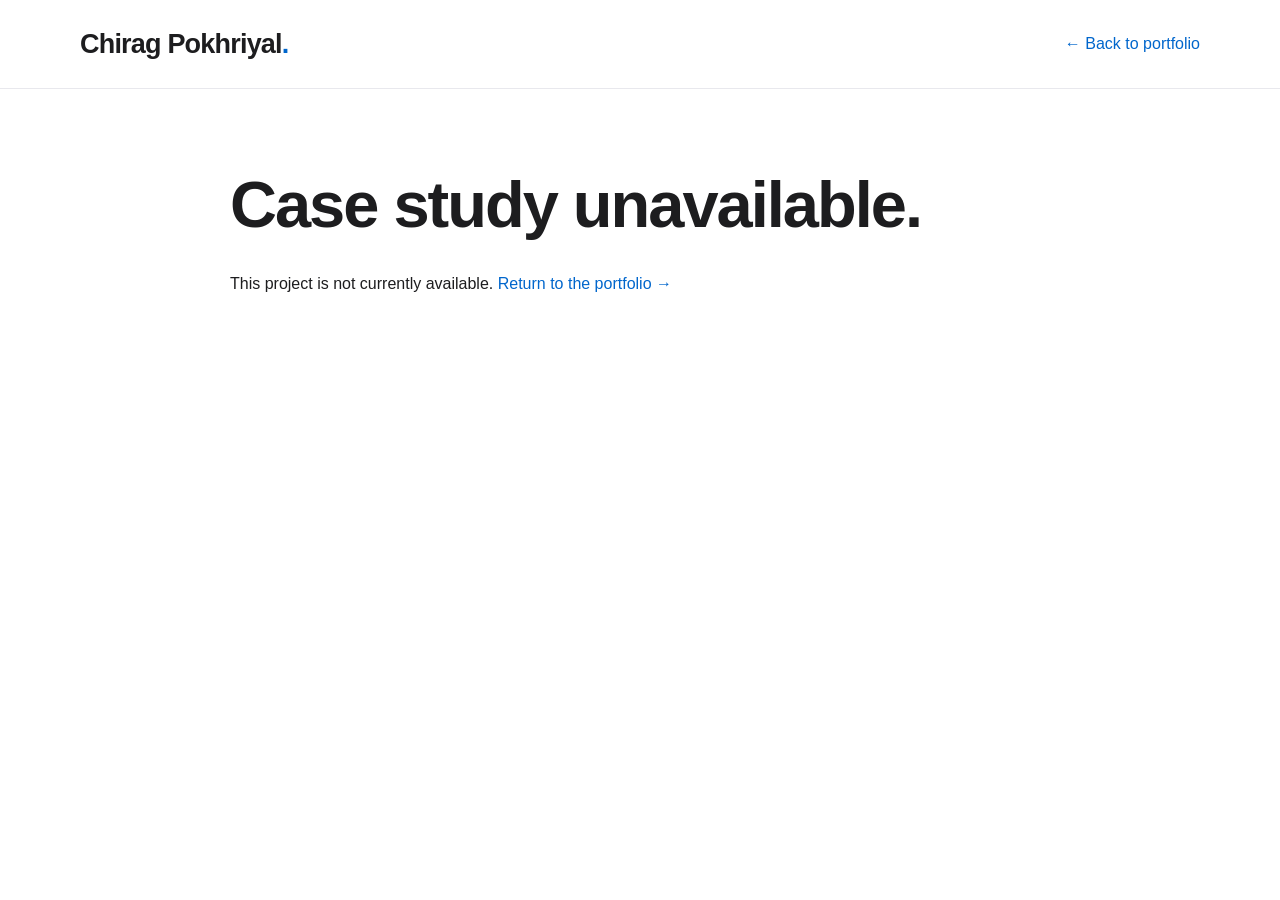
<file: project.html>
<!doctype html>
<html lang="en"><head><meta charset="utf-8"><meta name="viewport" content="width=device-width, initial-scale=1"><title>Project case study | Chirag Pokhriyal</title><meta name="description" content="Project case studies by Chirag Pokhriyal."><meta name="robots" content="noindex"><link rel="icon" href="assets/favicon.svg" type="image/svg+xml"><link rel="stylesheet" href="styles.css"><script src="content.js" defer></script><script src="app.js" defer></script></head><body><a class="skip-link" href="#case-content">Skip to case study</a><header class="site-header"><nav class="nav wrap" aria-label="Main navigation"><a class="wordmark" href="index.html">Chirag Pokhriyal<span class="brand-dot">.</span></a><a class="text-link" href="index.html#projects">← Back to portfolio</a></nav></header><main id="case-content" class="wrap case-study"><h1>Case study unavailable.</h1><p>This project is not currently available. <a class="text-link" href="index.html">Return to the portfolio →</a></p></main></body></html>
</file>
<file: styles.css>
:root{--ink:#1d1d1f;--muted:#64646c;--blue:#0066cc;--paper:#fff;--soft:#f5f5f7;--line:#dcdce1;font-family:-apple-system,BlinkMacSystemFont,"Segoe UI",Arial,sans-serif;color:var(--ink);background:var(--paper);font-synthesis:none;scroll-behavior:smooth;scroll-padding-top:85px}*{box-sizing:border-box}body{margin:0}a{color:inherit;text-decoration:none}button,a{-webkit-tap-highlight-color:transparent}a:focus-visible{outline:3px solid #0071e3;outline-offset:5px;border-radius:4px}[hidden]{display:none!important}.wrap{width:min(1120px,calc(100% - 96px));margin-inline:auto}.site-header{position:sticky;top:0;z-index:10;background:rgba(255,255,255,.94);border-bottom:1px solid #e8e8ed;backdrop-filter:blur(16px)}.nav{height:72px;display:flex;align-items:center;justify-content:space-between;gap:24px}.wordmark{font-size:18px;font-weight:650;letter-spacing:-.6px;white-space:nowrap}.brand-dot,.blue{color:var(--blue)}.nav-links{display:flex;gap:32px;font-size:13px;font-weight:500}.nav-links a:hover,.text-link:hover,.footer a:hover{color:var(--blue)}.hero{position:relative;display:grid;grid-template-columns:1.15fr 1fr;align-items:center;gap:48px;padding-top:83px;padding-bottom:95px;min-height:760px}.eyebrow{font-size:11px;font-weight:650;letter-spacing:2px;margin:0 0 29px;color:var(--muted)}h1{font-size:clamp(64px,7.6vw,100px);line-height:.98;letter-spacing:-6px;margin:0 0 28px;font-weight:650}h2{font-size:clamp(36px,4.2vw,54px);line-height:1.09;letter-spacing:-2.3px;font-weight:600;margin:0}h3,p{margin-top:0}.hero-role{font-size:21px;line-height:1.45;letter-spacing:-.5px;max-width:460px;margin-bottom:16px}.hero-sector{font-size:15px;line-height:1.6;color:var(--muted);max-width:380px;margin-bottom:30px}.hero-actions{display:flex;align-items:center;gap:25px}.button{display:inline-flex;gap:24px;align-items:center;justify-content:center;min-height:46px;border-radius:28px;padding:13px 23px;font-size:14px;font-weight:500;transition:background .18s,transform .18s}.button:hover{transform:translateY(-2px)}.primary{background:var(--blue);color:white}.primary:hover{background:#0056ad}.secondary{border:1px solid #c5c5cb;background:white}.secondary:hover{background:var(--soft)}.text-link{color:var(--blue);font-size:14px}.hero-meta{font-size:12px;line-height:1.85;color:var(--muted);margin:32px 0 0}.meta-divider{margin-inline:12px;color:#b5b5be}.portrait-frame{margin:0;background:#f0eeeb;border-radius:24px;overflow:hidden;box-shadow:0 20px 65px #1d1d1f0a;align-self:center}.portrait-frame img{display:block;width:100%;height:auto;aspect-ratio:1;object-fit:cover}.portrait-frame figcaption{display:flex;justify-content:space-between;gap:12px;background:#f5f4f2;padding:20px 22px;font-size:9px;letter-spacing:1.4px;color:#55545a}.hero-bottom{position:absolute;bottom:26px;left:0;right:0;display:flex;justify-content:space-between;border-top:1px solid var(--line);padding-top:20px;font-size:10px;letter-spacing:1.4px;color:var(--muted)}.hero-bottom a{letter-spacing:0;font-size:12px}.section{padding:104px 0}.about{background:var(--soft)}.about-grid{display:grid;grid-template-columns:1fr 1fr;gap:95px}.muted{color:var(--muted)}.large-copy{font-size:23px;line-height:1.6;letter-spacing:-.5px;margin:37px 0 38px}.small-label{font-size:10px;letter-spacing:1.5px;font-weight:600;color:var(--muted)}.education-detail{border-top:1px solid var(--line);padding-top:25px}.education-detail h3{font-size:25px;letter-spacing:-.8px;margin:15px 0 8px;font-weight:600}.education-detail p{font-size:13px;line-height:1.65;margin-bottom:6px}.section-heading{display:flex;justify-content:space-between;align-items:end;gap:40px;margin-bottom:58px}.section-heading>p{font-size:14px;line-height:1.7;color:var(--muted);margin:0}.capabilities{display:grid;grid-template-columns:1fr 1fr;gap:95px}.capabilities article{border-top:1px solid var(--line);padding-top:25px}.skill-list{list-style:none;margin:25px 0 0;padding:0;font-size:27px;letter-spacing:-.8px;line-height:1.7}.tool-list{list-style:none;display:flex;flex-wrap:wrap;gap:10px;padding:0;margin:29px 0 22px}.tool-list li{border:1px solid var(--line);padding:11px 16px;border-radius:8px;font-size:14px}.automation-copy{font-size:14px;color:var(--muted);line-height:1.8;max-width:370px}.sectors{background:#17181b;color:#f5f5f7}.sectors .eyebrow{color:#a6a7af}.sectors h2 span{color:#a6a7af}.sector-list{margin-top:55px}.sector-row{display:grid;grid-template-columns:70px 1fr 1fr;align-items:baseline;gap:25px;border-top:1px solid #3d3e44;padding:30px 0}.sector-number{font-size:12px;color:#a6a7af}.sector-row h3{font-size:27px;letter-spacing:-.8px;font-weight:500;margin:0}.sector-row p{font-size:14px;line-height:1.8;color:#b8b9c1;max-width:340px;margin:0}.contact{text-align:center;padding:110px 0 115px;background:var(--soft)}.contact h2{font-size:clamp(38px,5vw,64px);margin-bottom:20px}.contact>div>p:not(.eyebrow){font-size:17px;color:var(--muted);margin-bottom:32px}.contact-actions{display:flex;justify-content:center;flex-wrap:wrap;gap:14px}.footer{min-height:83px;display:flex;align-items:center;justify-content:space-between;gap:20px;color:var(--muted);font-size:11px}.skip-link{position:fixed;top:-100px;left:20px;background:var(--ink);color:white;padding:14px;z-index:100}.skip-link:focus{top:12px}.sr-only{position:absolute;width:1px;height:1px;padding:0;margin:-1px;overflow:hidden;clip:rect(0,0,0,0);white-space:nowrap;border:0}.project-card{padding:35px 0;border-bottom:1px solid var(--line)}.project-card h3{font-size:28px}.project-card p{line-height:1.7;color:var(--muted)}.project-card img,.case-study img{max-width:100%;height:auto;border-radius:14px}.case-study{max-width:820px;padding-block:80px}.case-study h1{font-size:clamp(36px,6vw,65px);letter-spacing:-2px;line-height:1.1}.case-study h2{font-size:27px;margin:36px 0 16px;letter-spacing:-1px}.case-study p{line-height:1.85;white-space:pre-line}.case-study .contact-actions{justify-content:flex-start}@media(min-width:1400px){.hero{min-height:800px}}@media(max-width:900px){.wrap{width:calc(100% - 56px)}.hero{gap:30px;min-height:680px;padding-top:65px}h1{font-size:76px;letter-spacing:-4px}.hero-role{font-size:19px}.hero-actions{gap:18px}.about-grid,.capabilities{gap:45px}.large-copy{font-size:21px}.section{padding:80px 0}.sector-row{grid-template-columns:40px 1fr 1fr}}@media(max-width:650px){.wrap{width:calc(100% - 40px)}.nav{height:66px;gap:12px;align-items:center}.wordmark{font-size:15px}.nav-links{gap:14px;font-size:11px}.nav-links a[href="#expertise"]{display:none}.hero{grid-template-columns:1fr;padding-top:50px;padding-bottom:95px;gap:35px;min-height:auto}.eyebrow{font-size:10px;margin-bottom:24px}h1{font-size:clamp(58px,14vw,84px);letter-spacing:-3.7px}.hero-role{font-size:21px;max-width:380px}.hero-sector{font-size:14px;max-width:320px}.hero-meta{margin-top:25px}.portrait-frame{width:100%;max-width:400px;justify-self:center;border-radius:20px}.portrait-frame figcaption{font-size:8px}.hero-bottom{bottom:25px}.section{padding:65px 0}.about-grid,.capabilities{grid-template-columns:1fr;gap:28px}h2{font-size:39px;letter-spacing:-1.7px}.large-copy{margin-top:0;font-size:21px}.section-heading{display:block;margin-bottom:32px}.section-heading>p{margin-top:22px}.skill-list{font-size:25px}.sector-list{margin-top:35px}.sector-row{grid-template-columns:28px 1fr;gap:10px 18px;padding:25px 0}.sector-row h3{font-size:25px}.sector-row p{grid-column:2}.contact h2{font-size:40px}.contact-actions{flex-direction:column;align-items:center}.contact-actions .button{width:min(100%,280px)}.footer{padding-block:25px;flex-wrap:wrap;justify-content:space-between}.footer>span:nth-child(2){display:none}}@media(prefers-reduced-motion:reduce){:root{scroll-behavior:auto}*,*::before,*::after{transition:none!important;animation:none!important}}
/* Expanded editorial layout */
button{font:inherit;cursor:pointer}summary:focus-visible,button:focus-visible{outline:3px solid #0071e3;outline-offset:5px}.nav{height:76px}.nav-links{gap:22px;font-size:12px}.menu-toggle{display:none;background:transparent;border:1px solid var(--line);border-radius:20px;padding:8px 14px;font-size:13px}.hero-tagline{font-size:16px;font-weight:600;letter-spacing:-.3px;line-height:1.5;margin-bottom:18px;color:var(--muted)}.hero{padding-top:65px;padding-bottom:100px;min-height:820px}.hero h1{margin-bottom:22px}.hero-interests{border-left:2px solid #c4ddf9;padding-left:15px;margin:25px 0}.hero-sector{margin:0;font-size:14px;max-width:none}.hero-sector:first-child{font-weight:600;color:var(--ink)}.secondary-sectors{font-size:12px;margin-top:5px}.hero-role{margin-bottom:0}.story p{font-size:15px;line-height:1.9;color:#55555e;margin:0 0 19px}.about-story p:first-child{font-size:21px;line-height:1.65;letter-spacing:-.4px;color:var(--ink)}.about-grid{grid-template-columns:.85fr 1.15fr;gap:75px}.about .education-detail{margin-top:40px;max-width:340px}.focus-strip{border-top:1px solid var(--line);padding-top:30px;margin-top:45px;display:grid;grid-template-columns:1fr 3fr;gap:30px}.focus-strip ul{list-style:none;padding:0;margin:0;display:flex;gap:14px 26px;flex-wrap:wrap;font-size:14px}.focus-strip li{line-height:1.65}.sector-icon{width:32px;height:32px}.sector-row{align-items:center;grid-template-columns:60px 1.2fr 1fr}.experience{background:#fff}#experience-list{margin-top:60px}.experience-item{display:grid;grid-template-columns:1.3fr 1fr;gap:80px;padding:65px 0;border-top:1px solid var(--line);align-items:start}.experience-copy h3{font-size:31px;letter-spacing:-1px;font-weight:600;line-height:1.2;margin-bottom:16px}.experience-copy>.eyebrow{color:var(--blue);letter-spacing:1.1px;margin-bottom:20px}.experience-role{font-size:15px;line-height:1.6;margin-bottom:6px;font-weight:600}.experience-location{font-size:12px;line-height:1.6;color:var(--muted);margin-bottom:29px}.experience-copy h4{font-size:20px;line-height:1.5;letter-spacing:-.4px;margin:0 0 18px;font-weight:550}.story details{border-top:1px solid var(--line);margin-top:22px}.story summary{list-style:none;padding:19px 0;color:var(--blue);font-size:13px;cursor:pointer;display:flex;justify-content:space-between;align-items:center;gap:20px}.story summary::-webkit-details-marker{display:none}.story summary span{font-size:23px;line-height:1;transition:transform .2s}.story details[open] summary span{transform:rotate(45deg)}.certificate-card{margin:0;border-radius:17px;overflow:hidden;background:#fff;box-shadow:0 12px 35px #202b4010;border:1px solid #dedee4;transition:box-shadow .25s,transform .25s}.certificate-card:hover{transform:translateY(-3px);box-shadow:0 20px 50px #202b401a}.certificate-mat{background:linear-gradient(145deg,#e7e9ee,#f8f9fc 50%,#e5e8ef);padding:23px}.certificate-open{display:block;position:relative;outline-offset:7px!important;border:6px solid #fff;box-shadow:0 3px 12px #1113;background:white}.certificate-card img{display:block;width:100%;height:auto;object-fit:contain}.certificate-card:not(.landscape) .certificate-open{max-width:280px;margin-inline:auto}.certificate-card figcaption{display:flex;gap:8px;align-items:baseline;font-size:10px;color:var(--muted);padding:18px;line-height:1.6}.certificate-dot{display:inline-block;flex-shrink:0;width:5px;height:5px;background:var(--blue);border-radius:100%}.enlarge-hint{display:block;background:#fff;padding:10px;text-align:center;color:var(--blue);font-size:11px;letter-spacing:.2px}.experience-proof{position:sticky;top:110px}.global-exposure{background:#f5f5f7}.global-subtitle{font-size:17px;color:var(--muted);line-height:1.7;margin:22px 0 50px}.global-grid{display:grid;grid-template-columns:1fr 1fr;gap:75px;align-items:start}.global-proof{position:sticky;top:110px}.global-story h3{font-size:26px;line-height:1.35;letter-spacing:-.7px;margin:0 0 24px}.programme-meta{font-size:12px;color:var(--muted);line-height:1.9;margin:23px 0 14px}.contact{background:#fff}.contact-details{display:grid;grid-template-columns:1.5fr 1fr .8fr;max-width:890px;margin:45px auto 38px;text-align:left;border-top:1px solid var(--line);border-bottom:1px solid var(--line);padding:28px 0;gap:25px}.contact-details>div,.contact-details>a{display:flex;flex-direction:column;gap:10px;font-size:14px;line-height:1.7;overflow-wrap:anywhere}.contact-details>a:hover{color:var(--blue)}.footer{border-top:1px solid var(--line)}.resume-section .button{margin-top:25px}dialog{border:1px solid #d7d7dd;border-radius:18px;padding:0;width:min(1100px,94vw);max-height:94vh;box-shadow:0 30px 100px #0004;color:var(--ink);background:#f5f5f7}dialog::backdrop{background:#0b1020a6;backdrop-filter:blur(6px)}.viewer-toolbar{position:sticky;top:0;background:#ffffffed;display:flex;justify-content:space-between;align-items:center;padding:17px 22px;gap:20px;border-bottom:1px solid var(--line);z-index:2}.viewer-toolbar h2{font-size:14px;letter-spacing:0;line-height:1.5;font-weight:600}.viewer-toolbar button{background:var(--ink);color:#fff;border:0;border-radius:20px;padding:9px 15px;white-space:nowrap;font-size:12px}.viewer-body{padding:25px}.viewer-body img{display:block;width:100%;height:auto;max-width:100%;margin:auto}.viewer-note{font-size:11px;padding:0 25px 20px;margin:0;color:var(--muted);line-height:1.6}.viewer-open{overflow:hidden}
@media(max-width:1050px){.nav-links{gap:15px;font-size:11px}.wordmark{font-size:16px}.experience-item{gap:45px}.global-grid,.about-grid{gap:45px}.sector-row h3{font-size:24px}}
@media(max-width:900px){.js .menu-toggle:not([hidden]){display:block}.nav{position:relative}.js .nav-links{display:none;position:absolute;top:75px;left:0;right:0;background:#fff;border:1px solid var(--line);box-shadow:0 15px 35px #1111;border-radius:0 0 18px 18px;padding:18px;font-size:15px;flex-direction:column;gap:0}.js .nav-links.is-open{display:flex}.nav-links a{padding:12px 8px}.nav-links a[href="#expertise"]{display:block}.hero{min-height:760px}.experience-item{grid-template-columns:1.15fr 1fr;gap:30px}.certificate-mat{padding:15px}.global-grid{gap:35px}.sector-row{grid-template-columns:35px 1fr 1fr}.sector-row h3{font-size:23px}.about-grid{gap:35px}.contact-details{grid-template-columns:1.3fr 1fr;row-gap:25px}}
@media(max-width:650px){.hero{min-height:auto;padding-top:42px}.hero h1{font-size:clamp(58px,14vw,84px)}.hero-tagline{font-size:14px}.hero-role{font-size:19px}.nav{height:66px}.js .nav-links{top:65px}.nav-links{flex-wrap:wrap;gap:0;font-size:11px}.nav:has(.menu-toggle[hidden]){height:auto;min-height:66px;flex-wrap:wrap;padding-block:15px}.nav:has(.menu-toggle[hidden]) .nav-links{padding-top:10px}.about-grid,.global-grid,.experience-item{grid-template-columns:1fr}.about .education-detail{margin-top:28px}.about-grid{gap:35px}.focus-strip{grid-template-columns:1fr;gap:18px;margin-top:26px}.focus-strip ul{gap:10px 18px;font-size:13px}.about-story p:first-child{font-size:19px}.story p{font-size:14px;line-height:1.85}.sector-row{grid-template-columns:32px 1fr}.sector-row p{grid-column:2}.sector-row h3{font-size:24px}.experience-copy h3{font-size:29px}.experience-item{padding:38px 0;gap:28px}.experience-proof,.global-proof{position:static}.experience-proof{max-width:450px;width:100%;justify-self:center}.certificate-card:not(.landscape) .certificate-open{max-width:240px}.global-grid{gap:40px}.global-subtitle{font-size:15px;margin-bottom:30px}.global-story h3{font-size:24px}.contact h2{font-size:38px}.contact-details{grid-template-columns:1fr;gap:24px;text-align:center}.contact-actions{flex-direction:row}.contact-actions .button{width:auto;min-width:95px;padding-inline:20px}.viewer-toolbar{padding:13px}.viewer-toolbar h2{font-size:12px}.viewer-body{padding:10px}.viewer-note{padding:5px 13px 15px}.certificate-card figcaption{font-size:10px}}
@media(prefers-reduced-motion:reduce){.certificate-card:hover,.button:hover{transform:none}}
/* Readability and certificate presentation refinements */
:root{--muted:#414149}.wordmark{font-size:27px;font-weight:700;letter-spacing:-.8px}.nav{height:88px}.nav-links{font-size:15px;gap:24px;font-weight:550}.hero-tagline{font-size:19px;color:#303038}.hero-role{font-size:23px}.hero-sector{font-size:18px;line-height:1.6;color:#26262d}.secondary-sectors{font-size:16px;color:#34343d}.hero-meta{font-size:16px;color:#36363e;line-height:1.8}.portrait-frame figcaption{font-size:12px;color:#24242b;font-weight:600;padding:22px;letter-spacing:1px}.hero-bottom{font-size:13px;color:#33333c;font-weight:550;letter-spacing:1px}.hero-bottom a{font-size:15px}.eyebrow,.small-label{font-size:13px;color:#363640;font-weight:650;letter-spacing:1.4px}.hero{min-height:880px}.hero-interests{margin-block:24px}.story p{font-size:18px;color:#292930;line-height:1.85;margin-bottom:23px}.about-story p:first-child{font-size:23px;color:#1d1d1f}.education-detail p{font-size:16px;color:#303038}.education-detail h3{font-size:28px}.focus-strip{grid-template-columns:1fr;gap:21px}.focus-strip ul{gap:14px}.focus-strip li{background:#e9eff8;border:1px solid #c4d3e8;border-radius:30px;padding:14px 22px;color:#202b40;font-size:18px;font-weight:550;line-height:1.5}.tool-list li{font-size:17px;background:#f3f5f9;color:#24242b;padding:13px 18px}.automation-copy,.section-heading>p{font-size:17px;color:#383841}.skill-list{font-size:29px}.sector-row p{font-size:17px;color:#dedee4}.sectors .eyebrow,.sectors h2 span{color:#c5c6cf}.experience-item{grid-template-columns:1.05fr 1fr;gap:60px;padding-block:70px}.experience-copy h3{font-size:34px}.experience-role{font-size:18px;color:#24242c}.experience-location{font-size:15px;color:#3e3e47}.experience-copy h4{font-size:22px}.experience-copy>.eyebrow{font-size:14px}.experience-proof,.global-proof{top:120px}.company-groups{margin-top:30px;border-top:1px solid #c9cbd2;padding-top:25px}.company-groups h4{font-size:21px!important;margin-bottom:22px!important}.company-group{margin:20px 0}.company-group h5{font-size:16px;color:#292e3d;margin:0 0 12px;font-weight:650}.company-group ul{display:flex;gap:9px;flex-wrap:wrap;list-style:none;margin:0;padding:0}.company-group li{border:1px solid #cbd4e2;background:#f1f5fb;border-radius:22px;padding:9px 14px;font-size:15px;line-height:1.4;color:#252f43}.certificate-card{border:1px solid #9c9da5;border-radius:16px;box-shadow:0 18px 45px #1723381c;background:#fdfdfd}.certificate-mat{padding:25px;background:linear-gradient(135deg,#c8ccd4 0%,#f8f8fa 35%,#dbdfe6 70%,#aeb5c1 100%);border-bottom:1px solid #aeb3bf;box-shadow:inset 0 0 0 7px #e7e9ee,inset 0 0 0 8px #aeb3bd}.certificate-open{border:12px solid #fff;outline:1px solid #b9bbc4;box-shadow:0 5px 17px #0003}.certificate-card:not(.landscape) .certificate-open{max-width:none}.certificate-card img{background:#fff}.certificate-card figcaption{font-size:13px;font-weight:550;color:#2e3039;padding:20px;line-height:1.65}.enlarge-hint{font-size:14px;font-weight:600;padding:15px 5px}.global-subtitle{font-size:20px;color:#3c3c45}.programme-meta{font-size:16px;color:#30303a;line-height:1.8}.global-proof>.text-link{font-size:16px}.global-story h3{font-size:29px}.contact>div>p:not(.eyebrow){font-size:19px;color:#383841}.contact-details>div,.contact-details>a{font-size:17px}.footer{font-size:14px;color:#383841;min-height:95px}.button,.text-link{font-size:16px}.button{min-height:49px}.viewer-note{font-size:14px;color:#33333b}.viewer-toolbar h2{font-size:16px}.viewer-toolbar button{font-size:14px}
@media(max-width:1100px){.wordmark{font-size:24px}.nav-links{font-size:14px;gap:17px}.experience-item{gap:35px}.certificate-mat{padding:20px}.certificate-open{border-width:8px}}
@media(max-width:900px){.js .nav-links{top:87px;font-size:17px}.menu-toggle{font-size:16px}.hero{min-height:850px}.hero-role{font-size:21px}.experience-item{gap:30px}.story p{font-size:17px}.certificate-card figcaption{font-size:12px}}
@media(max-width:650px){.nav{height:78px}.wordmark{font-size:23px}.menu-toggle{font-size:14px;padding:9px 13px}.js .nav-links{top:77px}.hero{min-height:auto;padding-top:45px;padding-bottom:105px}.hero-tagline{font-size:17px}.hero-role{font-size:21px}.hero-sector{font-size:17px}.secondary-sectors{font-size:15px}.hero-meta{font-size:15px}.hero-bottom{font-size:11px;letter-spacing:.6px}.hero-bottom a{font-size:13px}.portrait-frame figcaption{font-size:11px;padding:18px;letter-spacing:.5px}.eyebrow,.small-label{font-size:12px}.about-story p:first-child{font-size:21px}.story p{font-size:17px;line-height:1.85}.focus-strip li{font-size:17px;padding:12px 17px}.tool-list li{font-size:16px}.experience-item{grid-template-columns:1fr;padding-block:45px}.experience-copy h3{font-size:30px}.experience-role{font-size:17px}.experience-location{font-size:15px}.experience-copy h4{font-size:21px}.certificate-mat{padding:19px}.certificate-card:not(.landscape) .certificate-open{max-width:none}.certificate-open{border-width:8px}.certificate-card figcaption{font-size:12px;padding:17px}.enlarge-hint{font-size:14px;padding:12px 2px}.global-subtitle{font-size:18px}.programme-meta{font-size:15px}.global-story h3{font-size:26px}.footer{font-size:13px}.contact-details>div,.contact-details>a{font-size:16px}.viewer-toolbar h2{font-size:13px}.viewer-note{font-size:13px}.company-group li{font-size:15px}}
@media(max-width:360px){.wordmark{font-size:21px}.menu-toggle{padding-inline:11px;font-size:13px}.portrait-frame figcaption{font-size:10px;padding-inline:14px}.focus-strip li{font-size:16px;max-width:100%}.hero-bottom{font-size:10px}.hero-bottom a{font-size:12px}}
/* Finance capability groups and Malaysia editorial typography */
.skills-grid{display:grid;grid-template-columns:1fr 1fr;gap:22px}.skill-card{background:#f5f6f8;border:1px solid #d8dce4;border-radius:20px;padding:30px}.skill-card-heading{display:flex;align-items:flex-start;gap:17px;margin-bottom:24px}.skill-index{font-size:12px;font-weight:650;color:#45618a;border:1px solid #c7d3e4;border-radius:50%;min-width:31px;height:31px;display:grid;place-items:center}.skill-card h3{font-size:23px;line-height:1.35;letter-spacing:-.55px;margin:0;font-weight:650}.skill-card ul{list-style:none;padding:0;margin:0;display:flex;flex-wrap:wrap;gap:10px}.skill-card li{background:#fff;border:1px solid #d6dce5;border-radius:10px;font-size:15px;line-height:1.6;color:#2c3443;padding:9px 12px}.predictive-card{grid-column:1/-1;background:#eaf1fa;border-color:#c8d8ed}.predictive-card li{background:#f9fbff;border-color:#cad8ea}.predictive-card h3{font-size:27px}.tools-panel{display:grid;grid-template-columns:.8fr 1.2fr;gap:45px;border-top:1px solid #cdd2dc;margin-top:45px;padding-top:35px}.tools-panel h3{font-size:25px;font-weight:600;letter-spacing:-.6px;margin:15px 0 0}.tools-panel .tool-list{margin:0 0 20px}.tools-panel .automation-copy{max-width:none}.global-exposure{background:linear-gradient(140deg,#f4f6fa,#edf2f9 65%,#f8f9fc)}#global-title{display:flex;flex-direction:column;gap:21px}.malaysia-word{display:block;font-family:Georgia,"Times New Roman",serif;font-size:clamp(76px,9vw,120px);font-weight:500;letter-spacing:-5px;line-height:1.05;color:#152b48}.global-heading-subtitle{font-family:-apple-system,BlinkMacSystemFont,"Segoe UI",sans-serif;font-size:clamp(28px,3.2vw,42px);font-weight:550;letter-spacing:-1.1px;line-height:1.25;color:#283b55}.global-subtitle{font-size:20px;letter-spacing:.1px;color:#37475f;margin-top:22px}.global-story h3{font-family:Georgia,"Times New Roman",serif;font-size:34px;font-weight:500;line-height:1.25;letter-spacing:-.6px;color:#152b48}.portrait-frame img{image-rendering:auto}
@media(max-width:900px){.skill-card{padding:24px}.skill-card h3{font-size:21px}.skill-card-heading{gap:12px}.skills-grid{gap:17px}.tools-panel{gap:30px}.malaysia-word{font-size:94px}}
@media(max-width:650px){.skills-grid{grid-template-columns:1fr;gap:18px}.skill-card{padding:24px 20px;border-radius:17px}.skill-card h3,.predictive-card h3{font-size:22px}.skill-card li{font-size:15px;max-width:100%;overflow-wrap:anywhere}.predictive-card{grid-column:auto}.tools-panel{grid-template-columns:1fr;gap:25px;margin-top:32px}.tools-panel h3{font-size:24px}.malaysia-word{font-size:82px;letter-spacing:-3.5px}.global-heading-subtitle{font-size:28px;letter-spacing:-.6px}.global-subtitle{font-size:17px}.global-story h3{font-size:29px}#global-title{gap:16px}}
@media(max-width:360px){.malaysia-word{font-size:69px;letter-spacing:-3px}.skill-card h3,.predictive-card h3{font-size:20px}.skill-card{padding:21px 17px}.skill-index{min-width:26px;height:26px;font-size:11px}}
/* Global Exposure hierarchy and a restrained Malaysian flag */
.global-exposure>.wrap>.eyebrow{font-size:clamp(24px,3vw,36px);line-height:1.25;letter-spacing:1.5px;font-weight:700;color:#172b47;margin-bottom:25px}.malaysia-title-row{display:flex;align-items:center;gap:28px;flex-wrap:wrap}.malaysia-word{font-size:clamp(64px,7vw,90px);letter-spacing:-3.5px}.malaysia-flag{display:inline-flex;align-items:center;justify-content:center;font-family:"Segoe UI Emoji","Apple Color Emoji","Noto Color Emoji",sans-serif;font-size:64px;line-height:1.15;transform-origin:left center;animation:malaysia-wave 3.8s ease-in-out infinite;filter:drop-shadow(0 5px 5px #19365b12)}.malaysia-flag>span{display:block}.global-heading-subtitle{font-size:clamp(26px,3vw,38px)}@keyframes malaysia-wave{0%,100%{transform:perspective(450px) rotateY(-8deg) rotate(-2deg)}50%{transform:perspective(450px) rotateY(10deg) rotate(2deg)}}@media(max-width:650px){.global-exposure>.wrap>.eyebrow{font-size:26px;letter-spacing:1px;margin-bottom:22px}.malaysia-word{font-size:65px;letter-spacing:-3px}.malaysia-title-row{gap:17px}.malaysia-flag{font-size:43px}.global-heading-subtitle{font-size:27px}}@media(max-width:360px){.malaysia-word{font-size:57px;letter-spacing:-2.5px}.malaysia-flag{font-size:36px}.malaysia-title-row{gap:12px}}@media(prefers-reduced-motion:reduce){.malaysia-flag{animation:none;transform:none}}
.malaysia-flag img{display:block;width:112px;height:auto;border:1px solid #cbd3df;border-radius:4px}@media(max-width:650px){.malaysia-flag img{width:76px}}@media(max-width:360px){.malaysia-flag img{width:64px}}

/* Stable public resume download */
.hero-actions{flex-wrap:wrap;gap:18px}.resume-description{font-size:18px;color:#333b49;margin:22px 0}.resume-actions{display:flex;flex-wrap:wrap;gap:15px;align-items:center}.resume-section .button{margin-top:0}.resume-section{background:#f5f6f8}.hero-actions>.button{gap:14px}@media(max-width:650px){.resume-description{font-size:16px}.resume-actions{gap:12px}.hero-actions{gap:14px}.hero-actions>.button{font-size:15px;padding-inline:19px}}

/* Clear, accessible profile and resume actions */
.hero-actions{gap:12px;align-items:center}
.hero-actions>.button{min-height:48px;padding:12px 18px;gap:10px;font-size:15px;font-weight:600;white-space:nowrap}
.hero-actions .linkedin-button{background:#edf5ff;color:#07549b;border:1px solid #b7d4f1;box-shadow:0 3px 10px #0a66c20a}
.linkedin-icon{display:inline-flex;align-items:center;justify-content:center;width:21px;height:21px;background:#0a66c2;color:#fff;border-radius:3px;font:700 16px/1 Arial,sans-serif;letter-spacing:-.6px}
.hero-actions .linkedin-button:hover{background:#dcecff;border-color:#0a66c2}
.hero-actions .resume-button{background:#172b47;color:#fff;border:1px solid #172b47;box-shadow:0 4px 12px #172b4714}
.hero-actions .resume-button:hover{background:#25456d;border-color:#25456d}
@media(max-width:650px){.hero-actions{gap:10px}.hero-actions>.button{padding:12px 16px}}

/* Contact cards, social actions and educational disclaimer */
#contact{background:linear-gradient(155deg,#eff5fc,#f7f8fb 65%);padding:88px 0 48px;text-align:center}
.contact-panel{padding:56px 44px;background:#fff;border:1px solid #dce4ee;border-radius:30px;box-shadow:0 20px 64px #172b4709}
#contact .eyebrow{font-size:15px;color:#174e83;margin-bottom:22px}
#contact h2{font-size:clamp(34px,4.5vw,58px);color:#172b47;line-height:1.12;letter-spacing:-2px}
#contact .contact-intro{font-size:20px;line-height:1.6;color:#354b66;margin:0}
#contact .contact-details{grid-template-columns:1.35fr 1fr .8fr;max-width:none;gap:16px;margin:36px 0 30px;padding:0;border:0}
#contact .contact-card{min-width:0;align-items:flex-start;gap:12px;background:#f5f8fc;border:1px solid #dce5f0;border-radius:18px;padding:25px 22px;color:#172b47;text-decoration:none;transition:background .18s,border-color .18s}
#contact a.contact-card:hover{background:#eaf3ff;border-color:#7eaddc}
.contact-icon{display:flex;align-items:center;justify-content:center;width:42px;height:42px;background:#e1edfc;color:#095ca9;border-radius:12px;margin-bottom:5px}
.contact-icon svg{width:24px;height:24px}
#contact .small-label{font-size:18px;line-height:1.5;font-weight:700;color:#172b47;letter-spacing:.5px;text-transform:none}
#contact .contact-value{font-size:clamp(16px,1.6vw,20px);font-weight:650;line-height:1.55;color:#142a46;overflow-wrap:anywhere}
#contact .contact-card-hint{font-size:16px;color:#243b53;font-weight:550;line-height:1.5}
#contact .contact-actions{gap:14px}
#contact .contact-social{min-height:54px;gap:12px;padding:14px 25px;font-size:17px;font-weight:650;border:1px solid transparent;box-shadow:0 5px 12px #172b4714}
.contact-social svg{width:26px;height:26px;flex-shrink:0}

#contact .social-linkedin{background:#0a66c2;color:white;border-color:#0a66c2}
#contact .social-github{background:#172b47;color:white;border-color:#172b47}
#contact .social-instagram{background:#a92c63;color:white;border-color:#a92c63}
#contact .contact-social:hover{filter:brightness(.88)}
#contact .social-linkedin .linkedin-icon{background:white;color:#0a66c2}
.portfolio-disclaimer{max-width:960px;margin:30px auto 0;padding:25px 28px;border-left:3px solid #8cabc9;text-align:left;background:#e8eff7;border-radius:0 12px 12px 0;color:#324b65}
.portfolio-disclaimer h3{font-size:16px;letter-spacing:0;font-weight:700;margin:0 0 10px;color:#172b47}
.portfolio-disclaimer p{font-size:16px;line-height:1.8;margin:0;color:#172b47;font-weight:500}
@media(max-width:900px){.contact-panel{padding:38px 26px}#contact .contact-details{grid-template-columns:1fr 1fr}#contact .contact-card:first-child{grid-column:1/-1}}
@media(max-width:550px){#contact{padding:58px 0 32px}.contact-panel{padding:32px 20px;border-radius:22px}#contact h2{letter-spacing:-1.2px}#contact .contact-intro{font-size:18px}#contact .contact-details{grid-template-columns:1fr;gap:12px;margin-top:26px}#contact .contact-card{padding:22px}#contact .contact-social{width:100%;justify-content:center;min-height:54px}.portfolio-disclaimer{padding:22px 20px}.portfolio-disclaimer p{font-size:16px}}
</file>
